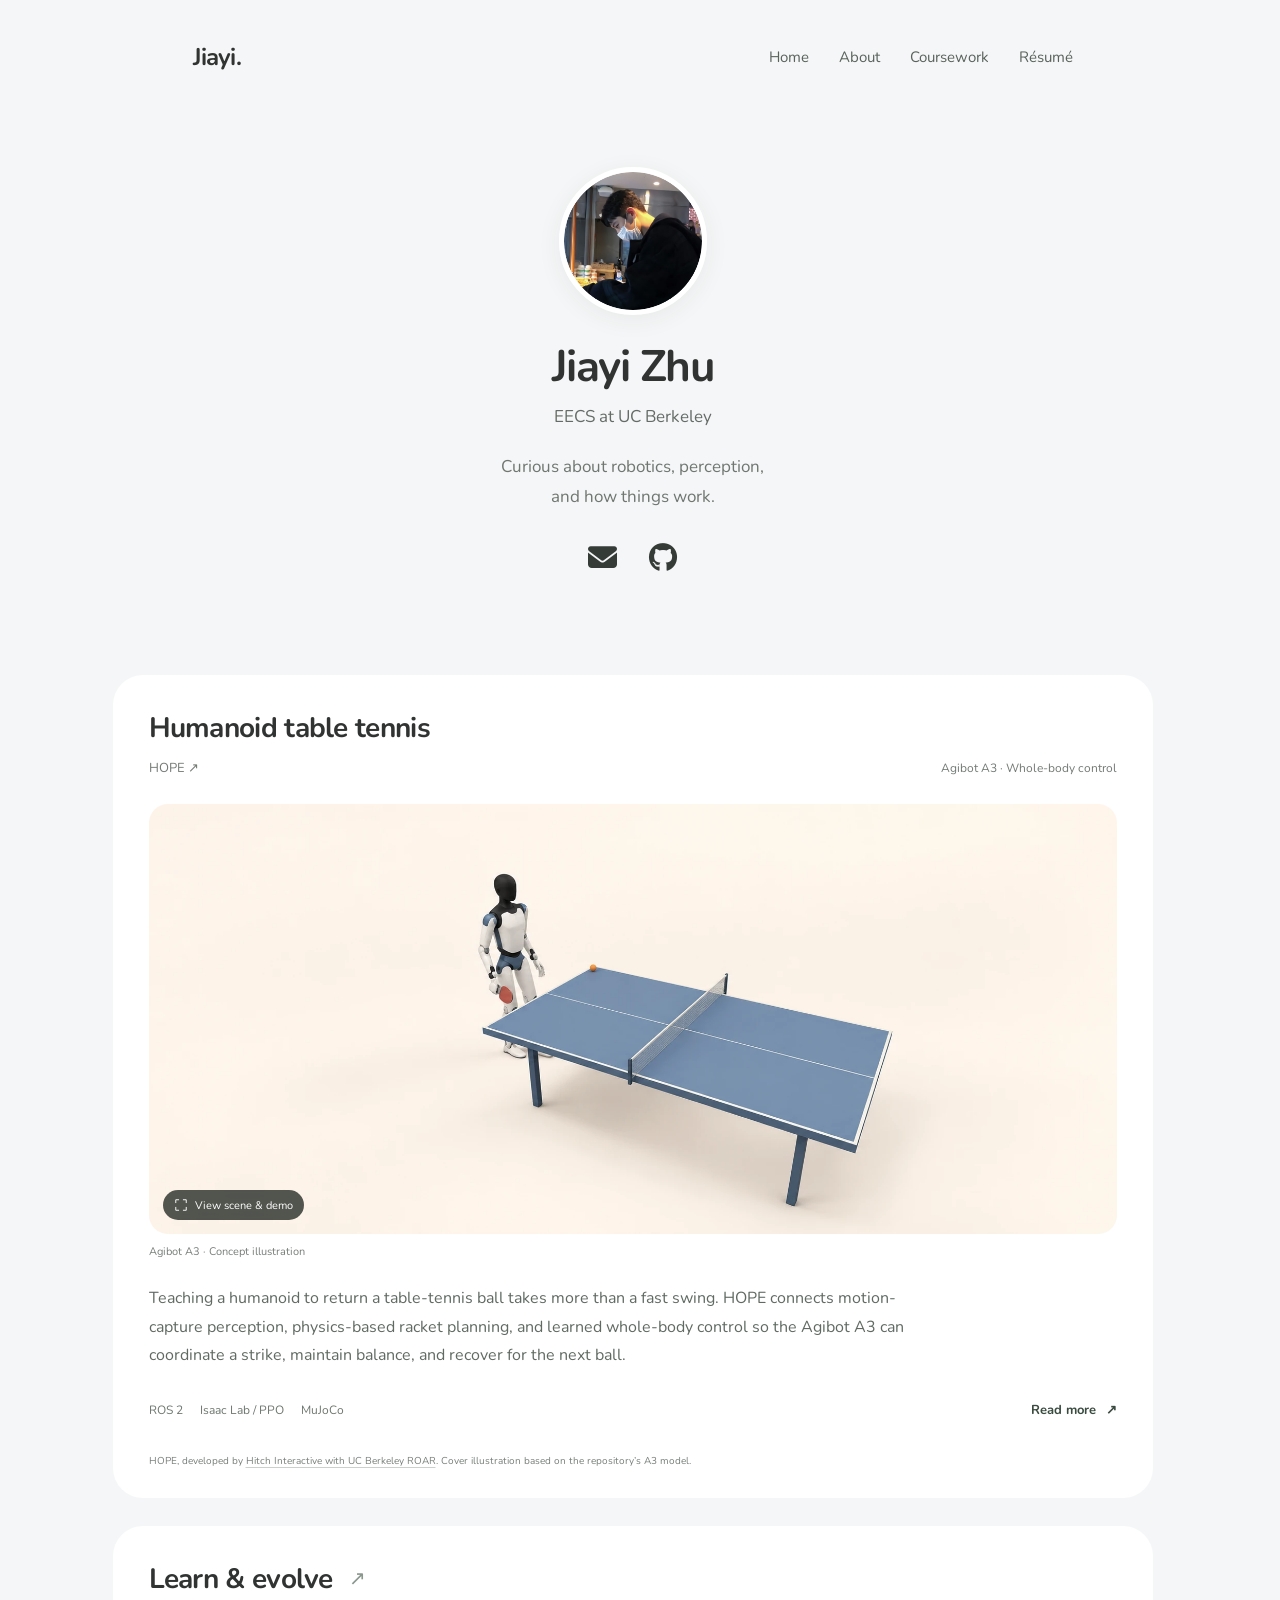
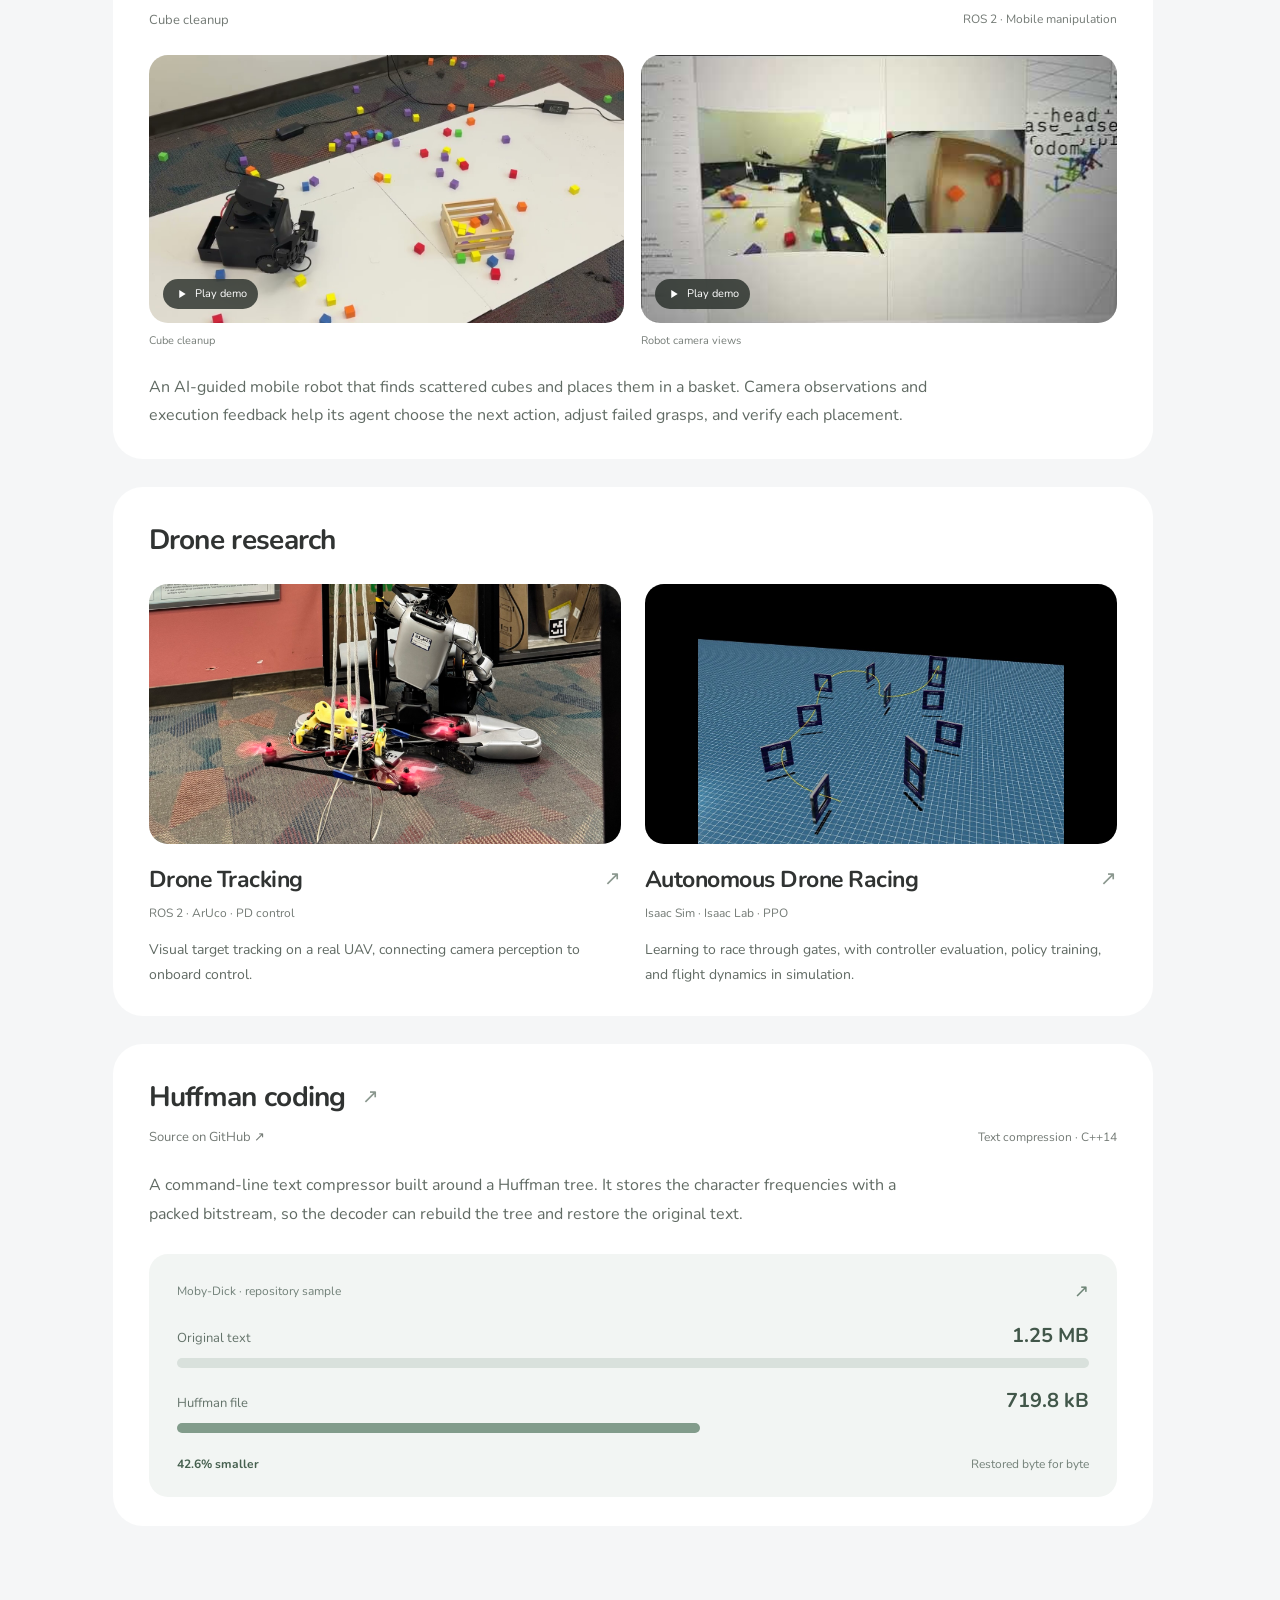
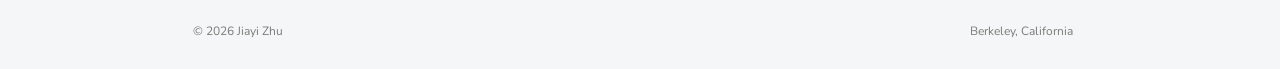
<file: index.html>
<!doctype html>
<html lang="en">
<head>
  <meta charset="utf-8">
  <meta name="viewport" content="width=device-width,initial-scale=1">
  <meta name="description" content="Jiayi Zhu — EECS at UC Berkeley. Interested in robotics, perception, and systems.">
  <title>Jiayi Zhu</title>
  <link rel="icon" href="/favicon.svg" type="image/svg+xml">
  <link rel="preload" href="/assets/nunito-regular.ttf" as="font" type="font/ttf" crossorigin>
  <link rel="preload" href="/assets/nunito-bold.ttf" as="font" type="font/ttf" crossorigin>
  <link rel="stylesheet" href="/site.css">
  <script src="/site.js" defer></script>
<link rel="canonical" href="https://dongc1.github.io/">
</head>
<body>
  <div class="site" id="home">
    <header class="site-header">
      <a class="wordmark" href="#home" aria-label="Jiayi Zhu home">Jiayi.</a>
      <nav class="navigation" aria-label="Main navigation">
        <a href="#home"><span>Home</span></a>
        <a href="/about/"><span>About</span></a>
        <a href="/coursework/"><span>Coursework</span></a>
        <a href="/assets/Jiayi_Zhu_Resume.pdf" target="_blank" rel="noopener"><span>Résumé</span></a>
      </nav>
    </header>
    <main>
      <section class="home-panel" id="profile" aria-labelledby="home-title">
        <div class="portrait-frame"><span class="portrait-ripples" aria-hidden="true"><span></span><span></span><span></span></span><img class="portrait" src="/assets/avatar.png" alt="Jiayi Zhu" width="148" height="148" draggable="false"></div>
        <h1 id="home-title">Jiayi Zhu</h1>
        <p class="affiliation">EECS at UC Berkeley</p>
        <p class="introduction">Curious about robotics, perception,<br>and how things work.</p>
        <div class="contact-links">
          <a class="social-link" href="mailto:dongc_1@berkeley.edu" aria-label="Email Jiayi" title="Email">
            <span class="icon-solid" aria-hidden="true">&#xf0e0;</span>
          </a>
          <a class="social-link" href="https://github.com/dongc1" target="_blank" rel="noopener" aria-label="Jiayi on GitHub" title="GitHub">
            <span class="icon-brand" aria-hidden="true">&#xf09b;</span>
          </a>
        </div>
      </section>
      <section class="work-section" id="work" aria-label="Projects">
        <article class="project-card">
          <header class="project-heading"><h2>Humanoid table tennis</h2><div class="project-byline"><a href="https://github.com/dongc1/HOPE" target="_blank" rel="noopener">HOPE <span aria-hidden="true">↗</span></a><span>Agibot A3 · Whole-body control</span></div></header>
          <div class="project-gallery hope-gallery">
            <figure><a class="media-link" data-gallery="hope" data-media-index="0" href="/assets/hope-cover-color.webp" target="_blank" rel="noopener" aria-label="Explore the A3 scene and serving demo"><img src="/assets/hope-cover-color.webp" alt="An A3-inspired robot with a coral paddle beside a blue table-tennis table on a warm ivory background" width="1881" height="836" loading="lazy"><span class="media-hint" aria-hidden="true"><svg viewBox="0 0 24 24"><path d="M8 3H3v5m13-5h5v5M3 16v5h5m13-5v5h-5"/></svg><span>View scene &amp; demo</span></span></a><figcaption>Agibot A3 · Concept illustration</figcaption></figure>
          </div>
          <p class="project-description">Teaching a humanoid to return a table-tennis ball takes more than a fast swing. HOPE connects motion-capture perception, physics-based racket planning, and learned whole-body control so the Agibot A3 can coordinate a strike, maintain balance, and recover for the next ball.</p>
          <details class="project-details">
            <summary aria-label="More about Humanoid table tennis"><span class="project-topics"><span>ROS 2</span><span>Isaac Lab / PPO</span><span>MuJoCo</span></span><span class="details-label"><span class="when-closed">A closer look</span><span class="when-open">Show less</span><span class="details-toggle" aria-hidden="true"></span></span></summary>
            <div class="details-body hope-details">
              <div class="system-overview">
                <h3>A complete perception-to-action loop</h3>
                <ol class="system-flow" aria-label="HOPE system pipeline">
                  <li><span>01</span><strong>Observe</strong><small>Track the ball</small></li>
                  <li><span>02</span><strong>Plan</strong><small>Choose the strike</small></li>
                  <li><span>03</span><strong>Act</strong><small>Move the whole body</small></li>
                  <li><span>04</span><strong>Recover</strong><small>Prepare for the next ball</small></li>
                </ol>
                <p>The planner decides where and when the racket should meet the ball. A learned controller turns that compact goal into coordinated joint motion. This division connects explicit ball physics with a policy that handles the robot’s body.</p>
              </div>
              <div><h3>The challenge: timing, contact, and balance</h3><p>A useful return needs the right contact position, racket velocity, and strike time. The robot must also stay upright and finish in a state from which it can strike again. HOPE brings these pieces together in an open-source stack for the Agibot A3, with a unified forehand/backhand policy and a shared path from training to deployment.</p></div>
              <div><h3>Tracking the ball and planning a return</h3><p>OptiTrack/NatNet or Chingmu/VRPN supplies motion-capture measurements through ROS 2. A C++ planner estimates the incoming flight and predicts gravity, aerodynamic drag, and table bounces. The no-spin physics model uses parameters fitted from real venue measurements.</p><p>At a virtual hitting plane, the planner chooses forehand or backhand, solves for a return toward the opponent’s half, and produces racket position, velocity, face normal, and timing. One frozen flight packet is used for each solve; the runtime holds the accepted command once the swing engages, keeping the target stable through the strike.</p><a class="detail-reference" href="https://github.com/dongc1/HOPE/blob/c2a627f26c957a079b5cc2586ab6cf49aae4a221/docs/PLANNER_INTERFACE.md" target="_blank" rel="noopener">Planner architecture <span aria-hidden="true">↗</span></a></div>
              <div><h3>One policy for both sides</h3><p>A single feed-forward policy runs at 50 Hz for both forehand and backhand. It observes joint state, body motion and orientation, the offset to its recovery station, and the racket’s target position, velocity, and time-to-strike. Ball trajectories and stroke selection are handled outside the actor.</p><dl class="policy-facts"><div><dt>Observation</dt><dd>110 dimensions</dd></div><div><dt>Action</dt><dd>31 joint residuals</dd></div><div><dt>Control</dt><dd>50 Hz</dd></div></dl><p>The outputs become joint-position targets under the A3’s joint limits; the runtime keeps the two head joints at their nominal pose. The policy’s station feedback supports in-place recovery between strokes.</p></div>
              <div><h3>Learning a continuous rally</h3><p>Training uses PPO in Isaac Lab with a forehand/backhand reference-motion pair. A privileged critic can use reference motion and true simulated racket state during training, while the deployed actor uses only its own observation contract.</p><p>Robot state carries across successive swings instead of resetting after every shot. Training therefore includes forehand-to-backhand transitions, balance, and recovery as part of a continuous sequence. Racket goals include samples fitted to the real venue; mass variation and external pushes add physical variation. Control runs at 50 Hz over 200 Hz simulated physics.</p><a class="detail-reference" href="https://github.com/dongc1/HOPE/blob/c2a627f26c957a079b5cc2586ab6cf49aae4a221/docs/TRAIN_POLICY.md" target="_blank" rel="noopener">Training design <span aria-hidden="true">↗</span></a></div>
              <div><h3>Keeping simulation and deployment aligned</h3><p>The trained actor is exported to ONNX with metadata for observation layout, joint order, default pose, action scaling, and joint limits. These shared contracts let the runtime detect incompatible exports rather than silently interpret an action incorrectly.</p><p>Evaluation progresses from Isaac Lab to MuJoCo, then to a closed loop with the actual C++ planner and the message format used by the A3 runtime. Physical racket, table, and net contacts are evaluated in MuJoCo before hardware use. The deployment stack includes a native C++ controller and ROS 2 integration.</p></div>
              <div><h3>A complementary model-based serve</h3><p>The repository also includes a separate serving workflow. It searches for an outgoing ball trajectory, derives the racket’s impact velocity and orientation, then uses damped-least-squares inverse kinematics to convert a Cartesian racket path into arm motion.</p><p>The serving video in the gallery shows this MuJoCo application. Its high-level A3 runtime commands the arms while the vendor controller retains the waist, neck, and legs. It is distinct from the learned whole-body return policy.</p><a class="detail-reference" href="https://github.com/dongc1/HOPE/blob/c2a627f26c957a079b5cc2586ab6cf49aae4a221/apps/a3_mujoco_serve/README.md" target="_blank" rel="noopener">Serving workflow &amp; demo <span aria-hidden="true">↗</span></a></div>
              <div><h3>Current evidence and open questions</h3><p>The published October 13, 2026, 30-ball MuJoCo run of model_14600 recorded 30 racket contacts and 30 measured legal landings, with no falls during the continuous motion interval. It included 10 forehand and 20 backhand shots.</p><p><strong>The full validation gate did not pass.</strong> Station and support-foot behavior, recovery, final heading, event identity and timing, and forehand coverage still failed checks. These are simulator results for a specific run, not a hardware success rate or a completed qualification.</p><p>The current system is station-anchored, with in-place recovery. Free locomotion, spin-aware shot planning, opponent adaptation, and shot strategy remain outside the current scope.</p><a class="detail-reference" href="https://github.com/dongc1/HOPE/blob/c2a627f26c957a079b5cc2586ab6cf49aae4a221/docs/gates/model14600_gate3_30balls_20261013.md" target="_blank" rel="noopener">Read the experiment report <span aria-hidden="true">↗</span></a></div>
              <a class="source-link" href="https://github.com/dongc1/HOPE" target="_blank" rel="noopener">Explore the repository <span aria-hidden="true">↗</span></a>
            </div>
          </details>
          <p class="media-credit">HOPE, developed by <a href="https://github.com/hitchopen/HOPE" target="_blank" rel="noopener">Hitch Interactive with UC Berkeley ROAR</a>. Cover illustration based on the repository’s A3 model.</p>
        </article>
        <article class="project-card project-case learn-evolve-project" id="learn-evolve" data-project-title="Learn &amp; evolve">
          <header class="project-heading"><h2><a class="project-title-link" href="#learn-evolve-details" data-project-open>Learn &amp; evolve<span aria-hidden="true">↗</span></a></h2><div class="project-byline"><span>Cube cleanup</span><span>ROS 2 · Mobile manipulation</span></div></header>
          <div class="project-gallery learn-evolve-gallery">
            <figure><a class="learn-demo-link" href="https://www.youtube.com/watch?v=HQdzelLkwUU" data-project-open data-project-demo-index="0" aria-label="Play Cube cleanup"><img src="/assets/learn-evolve-HQdzelLkwUU.jpg" alt="Mobile robot among colorful cubes beside a wooden collection basket" width="1280" height="720" loading="lazy"><span class="media-hint" aria-hidden="true"><svg viewBox="0 0 24 24"><path d="m9 5 11 7-11 7Z"/></svg><span>Play demo</span></span></a><figcaption>Cube cleanup</figcaption></figure>
            <figure><a class="learn-demo-link" href="https://www.youtube.com/watch?v=LPFTRKnWlVc" data-project-open data-project-demo-index="1" aria-label="Play Robot camera views"><img src="/assets/learn-evolve-LPFTRKnWlVc.jpg" alt="Main and wrist camera views of the robot working with cubes" width="480" height="360" loading="lazy"><span class="media-hint" aria-hidden="true"><svg viewBox="0 0 24 24"><path d="m9 5 11 7-11 7Z"/></svg><span>Play demo</span></span></a><figcaption>Robot camera views</figcaption></figure>
          </div>
          <p class="project-description">An AI-guided mobile robot that finds scattered cubes and places them in a basket. Camera observations and execution feedback help its agent choose the next action, adjust failed grasps, and verify each placement.</p>
          <details class="project-details">
            <summary aria-label="More about Learn and evolve"><span class="project-topics"><span>AI agents</span><span>Visual feedback</span><span>Task recovery</span></span><span class="details-label">Project details</span></summary>
            <div class="details-body learn-evolve-details" id="learn-evolve-details">
              <div>
                <div class="case-player" data-demo-group="learn-evolve" data-demo-poster="/assets/learn-evolve-HQdzelLkwUU.jpg">
                  <div class="demo-stage"><a class="demo-poster" data-play-demo href="https://www.youtube.com/watch?v=HQdzelLkwUU" aria-label="Play Cube cleanup"><img src="/assets/learn-evolve-HQdzelLkwUU.jpg" alt="Cube cleanup"><span><svg viewBox="0 0 24 24" aria-hidden="true"><path d="m9 5 11 7-11 7Z"/></svg><span>Play Cube cleanup</span></span></a></div>
                  <div class="demo-caption"><span data-demo-title>Cube cleanup</span><a data-demo-external href="https://www.youtube.com/watch?v=HQdzelLkwUU" target="_blank" rel="noopener">Open on YouTube ↗</a></div>
                  <nav class="demo-playlist" aria-label="Learn and evolve demos"><a href="https://www.youtube.com/watch?v=HQdzelLkwUU" data-demo-index="0" data-demo-poster="/assets/learn-evolve-HQdzelLkwUU.jpg" aria-current="true">Cube cleanup</a><a href="https://www.youtube.com/watch?v=LPFTRKnWlVc" data-demo-index="1" data-demo-poster="/assets/learn-evolve-LPFTRKnWlVc.jpg">Robot camera views</a></nav>
                </div>
              </div>
              <div>
                <h3>AI that closes the loop</h3>
                <p>Built on the Innate ROS 2 stack, a language-model agent turns a cleanup request into a sequence of pickup and basket-drop skills. After an attempt, execution feedback informs its next skill call and parameters. The task continues through observation, action, verification, and adjustment.</p>
                <ol class="system-flow" aria-label="Robot feedback and improvement loop"><li><span>01</span><strong>Observe</strong><small>Locate the cube and inspect the scene</small></li><li><span>02</span><strong>Act</strong><small>Call a pickup or placement skill</small></li><li><span>03</span><strong>Check</strong><small>Read visual and execution feedback</small></li><li><span>04</span><strong>Adjust</strong><small>Change the next attempt and check again</small></li></ol>
                <p>The agent manages task decisions and recovery. Onboard vision, inverse kinematics, and motion routines handle object detection, reachable poses, and physical execution. This gives the AI concrete skills to call and observable results to work with.</p>
              </div>
              <div>
                <h3>Feedback the agent can act on</h3>
                <p>Each skill reports what happened: no cube found, an unreachable grasp, an empty gripper, or an uncertain placement. Progress feedback can also include annotated camera images. The robot client sends these messages and failure reasons back to the agent, connecting the physical outcome to the next decision.</p>
                <p>Main-camera observations guide search and base alignment; wrist-camera observations and gripper state help assess the grasp. A new pickup attempt starts by moving the arm clear of the camera and looking again, so its target comes from a fresh detection.</p>
              </div>
              <div>
                <h3>How a failed attempt changes the next one</h3>
                <p>The agent is given an explicit recovery policy that maps different failures to different adjustments:</p>
                <ul class="case-steps learn-recovery-examples">
                  <li><strong>Search</strong><span>If no cube is found, increase the search budget to 18 scan steps, then 24. The wider search helps distinguish a missed object from a cleared work area.</span></li>
                  <li><strong>Reach</strong><span>If inverse kinematics rejects a grasp, retry with a small position offset: first 3 cm backward, then 3 cm to either side. Each new attempt observes the target again and checks reachability.</span></li>
                  <li><strong>Grasp</strong><span>If the gripper is clearly empty, retry with a grasp target 5 mm lower and an adjusted closure setting. Further retries use small lateral offsets to change the approach.</span></li>
                  <li><strong>Place</strong><span>If the cube remains in the gripper, retry the basket drop. If the gripper is empty or the cube was lost, return to pickup. If the basket cannot be found, expand the visual search and alignment attempt.</span></li>
                </ul>
              </div>
              <div>
                <h3>Two levels of correction</h3>
                <p>Corrections happen both inside a skill and between skill calls. During a pickup, wrist-camera feedback refines alignment before the gripper closes. When the wrist view is insufficient, the skill can return to the main camera and wheels to recover a usable approach. A clearly empty grasp also triggers one local reclose attempt.</p>
                <p>If the skill still fails, its result returns to the AI agent. The agent’s recovery instructions then guide a revised call, such as a broader search or a changed grasp offset. Local visual correction and task-level replanning work together across the cleanup loop.</p>
              </div>
              <div>
                <h3>Verify before moving on</h3>
                <p>An uncertain grasp can proceed to the basket when there is no clear evidence of an empty gripper. Placement uses stricter verification: the robot finds the basket again, aligns, releases, and checks the result. The task policy counts a cube only after a verified successful drop; an uncertain outcome triggers another check or recovery attempt.</p>
                <p>Saved camera images, target poses, and arm-state records make each attempt inspectable. They help trace whether a failure arose during detection, alignment, reachability, grasping, or release, supporting further development of the skills and recovery rules.</p>
              </div>
              <div>
                <h3>What improves between attempts</h3>
                <p>The current implementation adapts the next action within the task: what to look for, which skill to call, and which parameters to change. Its recovery rules are supplied in the agent prompt and skill code. The model’s weights remain fixed during this loop; the project explores how AI-directed retries and physical feedback can support more reliable manipulation.</p>
              </div>
              <a class="source-link" href="https://www.youtube.com/watch?v=HQdzelLkwUU" target="_blank" rel="noopener">Watch on YouTube <span aria-hidden="true">↗</span></a>
            </div>
          </details>
        </article>
        <section class="project-group" id="drone-projects" aria-labelledby="drone-research-title">
          <h2 id="drone-research-title">Drone research</h2>
          <div class="project-pair">
          <article class="project-card project-case" id="drone-tracking" data-project-title="Drone Tracking">
            <a class="case-entry" href="#drone-flight-details" data-project-open aria-label="Explore Drone Tracking"><img src="/assets/drone-flight.jpg" alt="Tethered quadrotor during a visual tracking flight test" loading="lazy"></a>
            <header class="project-heading"><h3><a class="project-title-link" href="#drone-flight-details" data-project-open>Drone Tracking<span aria-hidden="true">↗</span></a></h3><div class="project-byline"><span>ROS 2 · ArUco · PD control</span></div></header>
            <p class="project-description">Visual target tracking on a real UAV, connecting camera perception to onboard control.</p>
            <details class="project-details">
              <summary aria-label="More about Drone Tracking"><span class="project-topics"><span>ROS 2 / ArUco</span><span>PD control</span><span>Jetson / Betaflight</span></span><span class="details-label">Project details</span></summary>
              <div class="details-body drone-case">
              <div id="drone-flight-details">
                <div class="case-player" data-demo-group="flight" data-demo-poster="/assets/drone-flight.jpg">
 <div class="demo-stage"><a class="demo-poster" data-play-demo href="https://www.youtube.com/watch?v=G2pCyJFHyck" aria-label="Play Target tracking"><img src="/assets/drone-flight.jpg" alt="Target tracking"><span><svg viewBox="0 0 24 24" aria-hidden="true"><path d="m9 5 11 7-11 7Z"/></svg><span>Play Target tracking</span></span></a></div>
 <div class="demo-caption"><span data-demo-title>Target tracking</span><a data-demo-external href="https://www.youtube.com/watch?v=G2pCyJFHyck" target="_blank" rel="noopener">Open original ↗</a></div>
 <nav class="demo-playlist" aria-label="Flight recordings"><a href="https://www.youtube.com/watch?v=G2pCyJFHyck" data-demo-index="0" aria-current="true">Target tracking</a><a href="https://www.youtube.com/watch?v=LBzI1GDyFOo" data-demo-index="1">Target acquisition</a><a href="https://www.youtube.com/watch?v=jF4QE1jB2JU" data-demo-index="2">Controller tuning</a><a href="https://www.youtube.com/watch?v=WFyeybVqn1Q" data-demo-index="3">Tracking response</a></nav></div>
                <section class="case-section"><h3>Camera to controller</h3><ol class="case-steps"><li><strong>Locate</strong><span>ROS 2 ArUco detection measures image-space target error.</span></li><li><strong>Respond</strong><span>Cascaded PD control on Jetson Xavier sends Betaflight RC commands.</span></li><li><strong>Tune</strong><span>Real flight tests refine the combined tracking and control response.</span></li></ol></section>
                <section class="case-section"><h3>Signal path</h3><div class="signal-flow"><span>Camera</span><b>→</b><span>Target offset</span><b>→</b><span>PD control</span><b>→</b><span>Flight command</span></div><p class="technical-line"><code>/arducam/image_raw</code> → <code>/marker_pixel</code> → image error → <code>/desired_pose</code></p></section>
                <details class="case-disclosure"><summary>Onboard integration &amp; calibration</summary><p>Jetson Xavier hosts ROS 2; Betaflight receives RC output. Calibration includes Kalibr camera calibration and IMU noise characterization with Allan variance.</p></details>
              </div>
                <a class="source-link" href="https://fieldditian.top/#experience" target="_blank" rel="noopener">View project reference <span aria-hidden="true">↗</span></a>
              </div>
            </details>
          </article>
          <article class="project-card project-case" id="drone-racing" data-project-title="Autonomous Drone Racing">
            <a class="case-entry" href="#drone-simulation-details" data-project-open aria-label="Explore Autonomous Drone Racing"><img src="/assets/drone-racing-5pAsvn5sCaI.jpg" alt="Racing policy flying a gate course with a yellow trajectory trail" loading="lazy"></a>
            <header class="project-heading"><h3><a class="project-title-link" href="#drone-simulation-details" data-project-open>Autonomous Drone Racing<span aria-hidden="true">↗</span></a></h3><div class="project-byline"><span>Isaac Sim · Isaac Lab · PPO</span></div></header>
            <p class="project-description">Learning to race through gates, with controller evaluation, policy training, and flight dynamics in simulation.</p>
            <details class="project-details">
              <summary aria-label="More about Autonomous Drone Racing"><span class="project-topics"><span>PD / MPC</span><span>Isaac Lab / PPO</span><span>Learned dynamics</span></span><span class="details-label">Project details</span></summary>
              <div class="details-body drone-case">
              <div id="drone-simulation-details">
                <div class="case-player" data-demo-group="simulation" data-demo-poster="/assets/drone-racing-5pAsvn5sCaI.jpg">
 <div class="demo-stage"><a class="demo-poster" data-play-demo href="https://www.youtube.com/watch?v=5pAsvn5sCaI" aria-label="Play Racing policy"><img src="/assets/drone-racing-5pAsvn5sCaI.jpg" alt="Racing policy"><span><svg viewBox="0 0 24 24" aria-hidden="true"><path d="m9 5 11 7-11 7Z"/></svg><span>Play Racing policy</span></span></a></div>
 <div class="demo-caption"><span data-demo-title>Racing policy</span><a data-demo-external data-demo-name="Racing policy" href="https://www.youtube.com/watch?v=5pAsvn5sCaI" target="_blank" rel="noopener">Open original ↗</a></div>
 </div>
                <section class="case-section"><h3>Building the simulation workflow</h3><ol class="case-steps"><li><strong>Control</strong><span>Isaac Sim supports PD and MPC experiments.</span></li><li><strong>Learn</strong><span>Isaac Lab and skrl train PPO racing policies.</span></li><li><strong>Model</strong><span>A neural model fitted to A2RL flight data replaces simulation dynamics, preparing for later policy fine-tuning.</span></li></ol></section>
                <details class="case-disclosure"><summary>Training &amp; external control</summary><p>Isaac Lab defines observations, actions, rewards, and termination. skrl collects rollouts and updates PPO. The ROS bridge exchanges external commands and simulated sensor/state data; PPO steps the environment directly.</p></details>
                <details class="case-disclosure workflow-disclosure"><summary>Isaac Lab workflow</summary><div class="workflow-map" aria-label="Training workflow"><span>Task key</span><b>→</b><span>Gym + Hydra</span><b>→</b><span>EnvCfg + scene</span><b>↓</b><span>Policy action</span><b>→</b><span>Motor dynamics</span><b>→</b><span>Isaac Sim</span><b>↓</b><span>Observation · Reward · Done</span><b>→</b><span>Rollout + PPO update</span><b>↻</b></div><div class="workflow-branches"><details class="workflow-branch"><summary>Task registration</summary><p>The task key resolves through Gym registration to the environment, EnvCfg, and agent configuration. Hydra loads both configurations.</p></details><details class="workflow-branch"><summary>Environment & assets</summary><p>EnvCfg combines scene, observations, actions, commands, events, rewards, and termination. Track YAML places gate assets; the scene adds the seven-inch drone, ground, lighting, camera, IMU, and collision sensors.</p></details><details class="workflow-branch"><summary>Actions & physics</summary><p>ControlAction interprets policy actions. Motor dynamics and control allocation produce thrust and torque, applied to the drone body as Isaac Sim advances physics.</p></details><details class="workflow-branch"><summary>Feedback & PPO</summary><p>Drone state, target gate, previous action, and sensors form observations. Progress, gate passage, collisions, and stability affect reward. Collision, missed gates, distance limits, or timeout can end an episode. The skrl wrapper passes feedback into rollout collection and PPO updates.</p></details><details class="workflow-branch"><summary>ROS bridge</summary><p>External motor or RC commands enter the bridge, which steps simulation and publishes pose, velocity, camera, target-gate, and telemetry data. Direct motor commands take priority over RC overrides, followed by hover or zero-action fallback.</p></details><details class="workflow-branch"><summary>Run, replay & inspect</summary><p>The main entry points are model/skrl/train.py and model/skrl/play.py. ROS launch and telemetry tools support external control. RSL-RL and DreamerV3 entry points are also documented; the source notes uncertain RSL-RL registration.</p></details><details class="workflow-branch"><summary>Configuration & checks</summary><p>Task, MDP, dynamics, asset, track, and agent files define the experiment. Unit tests, a headless Isaac smoke test, and a Makefile smoke test are separate validation paths.</p></details></div><a class="detail-reference" href="https://fieldditian.top/#experience" target="_blank" rel="noopener">Original architecture canvas ↗</a></details>
                <section class="case-section"><h3>Training records</h3><div class="training-records"><details class="training-record"><summary>Training replay<span aria-hidden="true">+</span></summary><a href="/assets/drone-training-replay.png" target="_blank" rel="noopener" aria-label="Open full training replay image"><img src="/assets/drone-training-replay.png" alt="Training replay from the reference project" loading="lazy"></a></details><details class="training-record"><summary>Reward behavior<span aria-hidden="true">+</span></summary><a href="/assets/drone-reward.png" target="_blank" rel="noopener" aria-label="Open full reward behavior image"><img src="/assets/drone-reward.png" alt="Reward behavior from the reference project" loading="lazy"></a></details><details class="training-record"><summary>Training curves<span aria-hidden="true">+</span></summary><a href="/assets/drone-training-curves.png" target="_blank" rel="noopener" aria-label="Open full training curves image"><img src="/assets/drone-training-curves.png" alt="Training curves from the reference project" loading="lazy"></a></details></div></section>
              </div>
                <a class="source-link" href="https://fieldditian.top/#experience" target="_blank" rel="noopener">View project reference <span aria-hidden="true">↗</span></a>
              </div>
            </details>
          </article>
          </div>
        </section>
        <article class="project-card project-case huffman-project" id="huffman-coding" data-project-title="Huffman coding">
          <header class="project-heading"><h2><a class="project-title-link" href="#huffman-details" data-project-open>Huffman coding<span aria-hidden="true">↗</span></a></h2><div class="project-byline"><a href="https://github.com/dongc1/huffman-coding" target="_blank" rel="noopener">Source on GitHub <span aria-hidden="true">↗</span></a><span>Text compression · C++14</span></div></header>
          <p class="project-description">A command-line text compressor built around a Huffman tree. It stores the character frequencies with a packed bitstream, so the decoder can rebuild the tree and restore the original text.</p>
          <a class="compression-preview" href="#huffman-details" data-project-open>
            <span class="compression-example">Moby-Dick · repository sample<span aria-hidden="true">↗</span></span>
            <span class="compression-row"><span class="compression-row-label">Original text<strong>1.25 MB</strong></span><span class="compression-track"><span class="compression-bar original"></span></span></span>
            <span class="compression-row"><span class="compression-row-label">Huffman file<strong>719.8 kB</strong></span><span class="compression-track"><span class="compression-bar packed" style="width:57.4%"></span></span></span>
            <span class="compression-result"><strong>42.6% smaller</strong><span>Restored byte for byte</span></span>
          </a>
          <details class="project-details">
            <summary aria-label="More about Huffman coding"><span class="project-topics"><span>C++14</span><span>Huffman tree</span><span>Binary I/O</span></span><span class="details-label">Project details</span></summary>
            <div class="details-body huffman-details" id="huffman-details">
              <div>
                <h3>From text to bits, and back</h3>
                <ol class="system-flow" aria-label="Huffman compression workflow"><li><span>01</span><strong>Count</strong><small>Character frequencies</small></li><li><span>02</span><strong>Build</strong><small>Prefix-code tree</small></li><li><span>03</span><strong>Pack</strong><small>Codes into bytes</small></li><li><span>04</span><strong>Restore</strong><small>Rebuild and decode</small></li></ol>
                <p>The command-line program offers compression and decompression. Each operation takes an input path and an output path, writes the result, and exits. The implementation connects data structures to file storage: ordered maps count characters, a priority queue builds the tree, and a separate storage class handles bit packing.</p>
                <a class="detail-reference" href="https://github.com/dongc1/huffman-coding/blob/8a05792a7f9c7d12ab65164979a6a091f5cac800/HuffmanDriver.cpp" target="_blank" rel="noopener">Command-line entry point <span aria-hidden="true">↗</span></a>
              </div>
              <div><h3>A tree shaped by the input</h3><p>Character counts are stored in <code>std::map</code>. A min-priority queue repeatedly merges the two lightest nodes into a parent until one tree remains. A recursive walk assigns 0 to each left edge and 1 to each right edge, giving every character a prefix code.</p><p>The code lengths depend on the input distribution. Frequent characters can use short paths, reducing the number of bits needed for the message. Keeping symbols in an ordered map gives encoding and decoding the same insertion order when rebuilding the tree in this implementation.</p><a class="detail-reference" href="https://github.com/dongc1/huffman-coding/blob/8a05792a7f9c7d12ab65164979a6a091f5cac800/Huffman.cpp" target="_blank" rel="noopener">Frequency table, tree, and dictionary <span aria-hidden="true">↗</span></a></div>
              <div><h3>The compressed file carries its own dictionary data</h3><div class="signal-flow" aria-label="Compressed file layout"><span>Header length</span><b>→</b><span>Frequency records</span><b>→</b><span>Packed codes + EOF</span></div><p class="huffman-format-copy">The header records each symbol as an eight-digit binary string with its frequency. The payload packs variable-length codes into bytes. A pseudo-EOF code marks the end of the message, so the decoder can distinguish real data from padding in the final byte.</p><a class="detail-reference" href="https://github.com/dongc1/huffman-coding/blob/8a05792a7f9c7d12ab65164979a6a091f5cac800/Storage/Storage.cpp" target="_blank" rel="noopener">Header and bit storage <span aria-hidden="true">↗</span></a></div>
              <div><h3>Decoding across byte boundaries</h3><p>The decoder reads the stored frequencies and rebuilds the tree. It follows each bit to a leaf, writes the corresponding character, and returns to the root. If a code spans two bytes, the remaining bits carry into the next chunk. Decoding stops when the pseudo-EOF leaf is reached.</p></div>
              <div><h3>Measured on the repository’s samples</h3><p>All five bundled text files were compressed and restored using the unmodified C++ source. Every restored file matched its input byte for byte.</p><div class="compression-table-wrap" role="region" aria-label="Compression results" tabindex="0"><table class="compression-table"><thead><tr><th scope="col">Sample</th><th scope="col">Original</th><th scope="col">Compressed</th><th scope="col">Change</th></tr></thead><tbody><tr><th scope="row">100west</th><td>20.4 kB</td><td>11.7 kB</td><td>42.5% smaller</td></tr><tr><th scope="row">Sherlock Holmes</th><td>6.34 MB</td><td>3.61 MB</td><td>43.2% smaller</td></tr><tr><th scope="row">Moby-Dick</th><td>1.25 MB</td><td>719.8 kB</td><td>42.6% smaller</td></tr><tr><th scope="row">go go gophers</th><td>17 B</td><td>121 B</td><td>104 B larger</td></tr><tr><th scope="row">2 MB text sample</th><td>2.17 MB</td><td>1.15 MB</td><td>47.1% smaller</td></tr></tbody></table></div><p class="measurement-note">Checked October 16, 2026 · Sizes include the header · Decimal kB / MB</p><p>The 17-byte sample grows to 121 bytes because the decoding header outweighs the payload savings. Larger samples here shrink by roughly 43–47%; results depend on the text and its character distribution.</p><a class="detail-reference" href="/assets/huffman-validation.json" target="_blank" rel="noopener">Exact sizes &amp; verification record <span aria-hidden="true">↗</span></a></div>
              <div><h3>C++ implementation notes</h3><p>The Huffman class implements a copy constructor, assignment operator, and destructor, with recursive deep-copy and tree cleanup. Encoding and storage are separated into their own classes.</p><details class="case-disclosure"><summary>File format details</summary><p>The current format targets text input, reserves byte <code>0x7F</code> for the end marker, and stores a native four-byte header length. The measurements above cover the repository’s five bundled text files on one local build.</p></details><a class="detail-reference" href="https://github.com/dongc1/huffman-coding/blob/8a05792a7f9c7d12ab65164979a6a091f5cac800/Huffman.h" target="_blank" rel="noopener">Class interface <span aria-hidden="true">↗</span></a></div>
              <a class="source-link" href="https://github.com/dongc1/huffman-coding" target="_blank" rel="noopener">Explore the repository <span aria-hidden="true">↗</span></a>
            </div>
          </details>
        </article>
      </section>
    </main>
    <footer><span>© 2026 Jiayi Zhu</span><span>Berkeley, California</span></footer>
  </div>
  <dialog class="project-viewer" id="project-viewer" aria-labelledby="project-viewer-title" aria-describedby="project-viewer-intro">
    <header class="project-viewer-header"><div class="project-viewer-heading-row"><h2 id="project-viewer-title"></h2><button class="project-viewer-close icon-button" type="button" aria-label="Close project details" autofocus><svg viewBox="0 0 24 24" aria-hidden="true"><path d="m6 6 12 12M6 18 18 6"/></svg></button></div></header>
    <div class="project-viewer-content">
      <p class="project-viewer-meta"></p>
      <p id="project-viewer-intro"></p>
      <div class="project-viewer-sections"></div>
      <div class="project-viewer-footer"><div class="project-viewer-topics"></div><a class="project-viewer-source source-link" target="_blank" rel="noopener">Explore the repository <span aria-hidden="true">↗</span></a></div>
    </div>
  </dialog>
  <dialog class="media-viewer" aria-labelledby="viewer-title" aria-describedby="viewer-caption">
    <div class="viewer-shell">
      <header class="viewer-header"><h2 id="viewer-title"></h2><button class="viewer-close icon-button" type="button" aria-label="Close gallery" autofocus><svg viewBox="0 0 24 24" aria-hidden="true"><path d="m6 6 12 12M6 18 18 6"/></svg></button></header>
      <div class="viewer-stage"></div>
      <div class="viewer-bottom"><div class="viewer-description"><p id="viewer-caption" aria-live="polite"></p><a class="viewer-source" target="_blank" rel="noopener">View original <span aria-hidden="true">↗</span></a></div><div class="viewer-controls"><button class="viewer-prev icon-button" type="button" aria-label="Previous image or video"><svg viewBox="0 0 24 24" aria-hidden="true"><path d="m14 6-6 6 6 6"/></svg></button><span class="viewer-count" aria-live="polite"></span><button class="viewer-next icon-button" type="button" aria-label="Next image or video"><svg viewBox="0 0 24 24" aria-hidden="true"><path d="m10 6 6 6-6 6"/></svg></button></div></div>
      <p class="viewer-status" role="status" hidden></p>
    </div>
  </dialog>
</body>
</html>
</file>
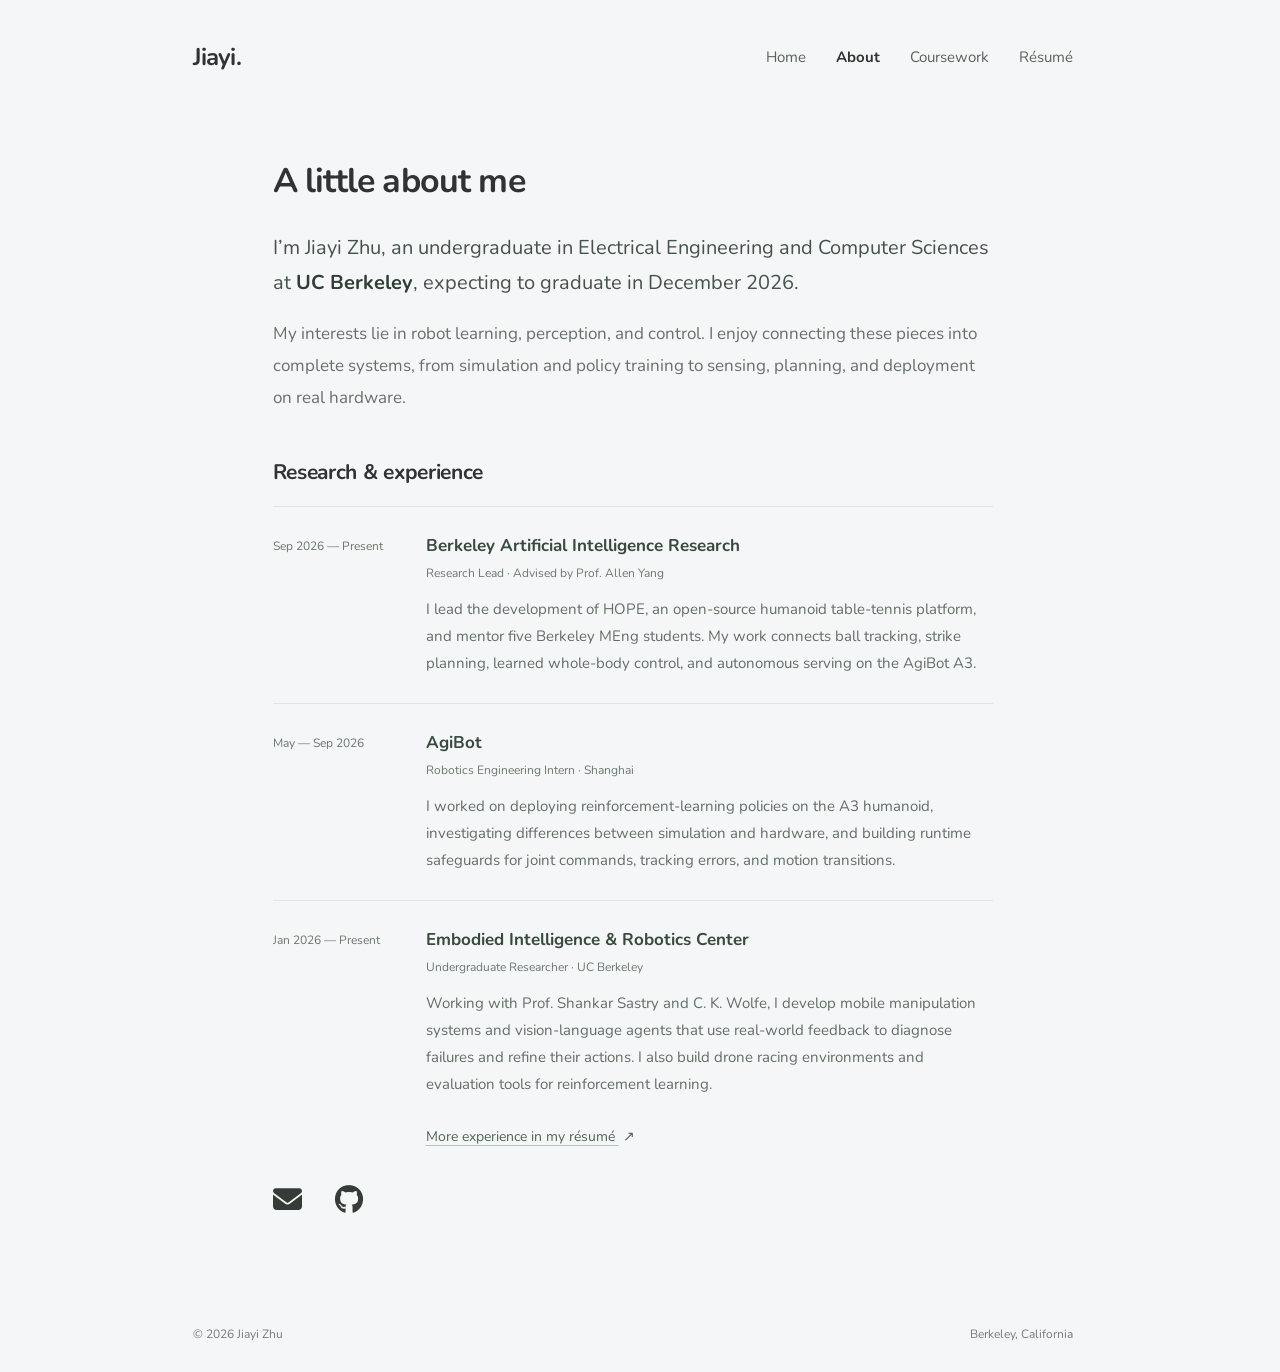
<file: about/index.html>
<!doctype html>
<html lang="en"><head><meta charset="utf-8"><meta name="viewport" content="width=device-width,initial-scale=1"><meta name="description" content="About Jiayi Zhu, studying EECS at UC Berkeley."><title>About — Jiayi Zhu</title><link rel="icon" href="/favicon.svg" type="image/svg+xml"><link rel="stylesheet" href="/site.css"><link rel="canonical" href="https://dongc1.github.io/about/">
</head>
<body class="about-page"><div class="site"><header class="site-header"><a class="wordmark" href="/" aria-label="Jiayi Zhu home">Jiayi.</a><nav class="navigation" aria-label="Main navigation"><a href="/#home"><span>Home</span></a><a href="/about/" aria-current="page"><span>About</span></a><a href="/coursework/"><span>Coursework</span></a><a href="/assets/Jiayi_Zhu_Resume.pdf" target="_blank" rel="noopener"><span>Résumé</span></a></nav></header>
<main><section class="about-panel" aria-labelledby="about-title">
  <h1 id="about-title">A little about me</h1>
  <div class="about-copy">
    <p class="about-lead">I’m Jiayi Zhu, an undergraduate in Electrical Engineering and Computer Sciences at <strong>UC Berkeley</strong>, expecting to graduate in December 2026.</p>
    <p>My interests lie in robot learning, perception, and control. I enjoy connecting these pieces into complete systems, from simulation and policy training to sensing, planning, and deployment on real hardware.</p>
  </div>
  <section class="about-experience" aria-labelledby="experience-title">
    <h2 id="experience-title">Research &amp; experience</h2>
    <ol class="experience-list">
      <li>
        <p class="experience-date">Sep 2026 — Present</p>
        <div class="experience-copy">
          <h3>Berkeley Artificial Intelligence Research</h3>
          <p class="experience-role">Research Lead · Advised by Prof. Allen Yang</p>
          <p>I lead the development of HOPE, an open-source humanoid table-tennis platform, and mentor five Berkeley MEng students. My work connects ball tracking, strike planning, learned whole-body control, and autonomous serving on the AgiBot A3.</p>
        </div>
      </li>
      <li>
        <p class="experience-date">May — Sep 2026</p>
        <div class="experience-copy">
          <h3>AgiBot</h3>
          <p class="experience-role">Robotics Engineering Intern · Shanghai</p>
          <p>I worked on deploying reinforcement-learning policies on the A3 humanoid, investigating differences between simulation and hardware, and building runtime safeguards for joint commands, tracking errors, and motion transitions.</p>
        </div>
      </li>
      <li>
        <p class="experience-date">Jan 2026 — Present</p>
        <div class="experience-copy">
          <h3>Embodied Intelligence &amp; Robotics Center</h3>
          <p class="experience-role">Undergraduate Researcher · UC Berkeley</p>
          <p>Working with Prof. Shankar Sastry and C. K. Wolfe, I develop mobile manipulation systems and vision-language agents that use real-world feedback to diagnose failures and refine their actions. I also build drone racing environments and evaluation tools for reinforcement learning.</p>
        </div>
      </li>
    </ol>
    <p class="experience-more"><a href="/assets/Jiayi_Zhu_Resume.pdf" target="_blank" rel="noopener">More experience in my résumé <span aria-hidden="true">↗</span></a></p>
  </section>
<div class="contact-links"><a class="social-link" href="mailto:dongc_1@berkeley.edu" aria-label="Email Jiayi" title="Email"><span class="icon-solid" aria-hidden="true">&#xf0e0;</span></a><a class="social-link" href="https://github.com/dongc1" target="_blank" rel="noopener" aria-label="Jiayi on GitHub" title="GitHub"><span class="icon-brand" aria-hidden="true">&#xf09b;</span></a></div></section></main>
<footer><span>© 2026 Jiayi Zhu</span><span>Berkeley, California</span></footer></div></body></html>
</file>
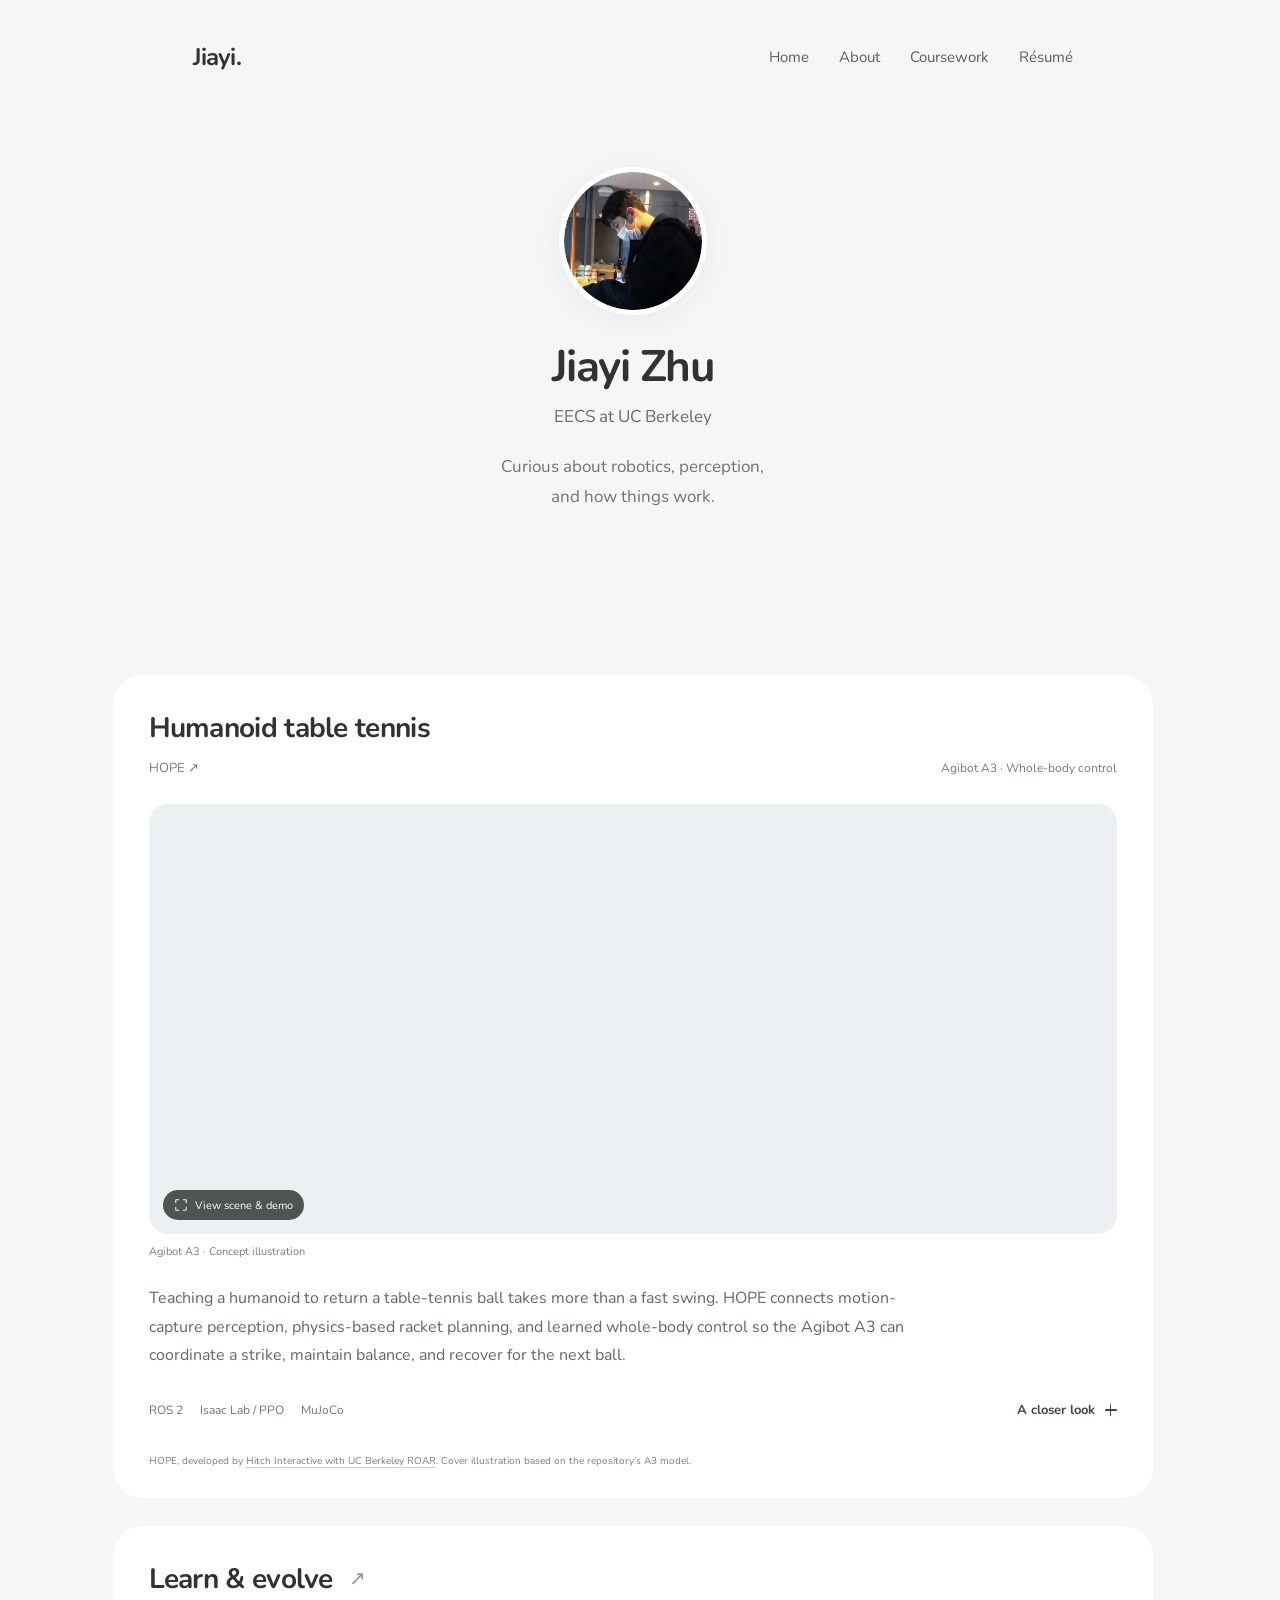
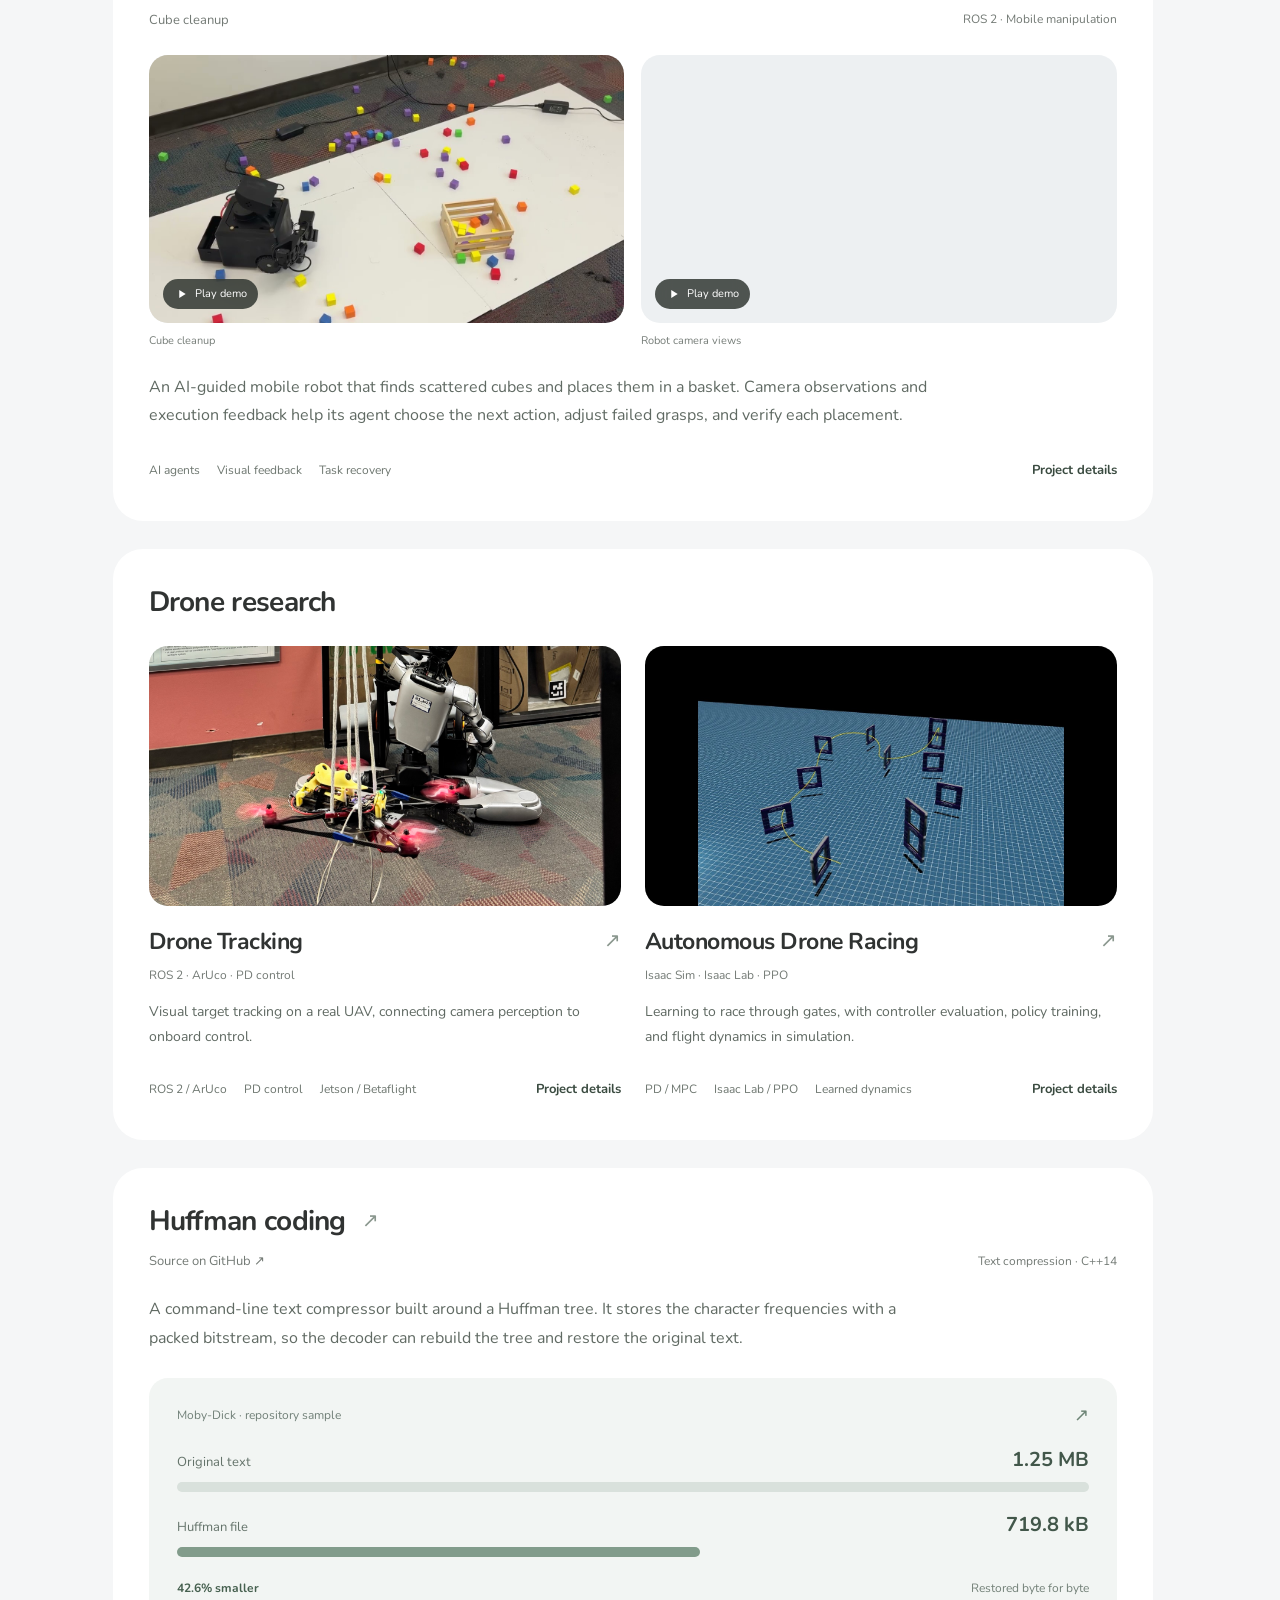
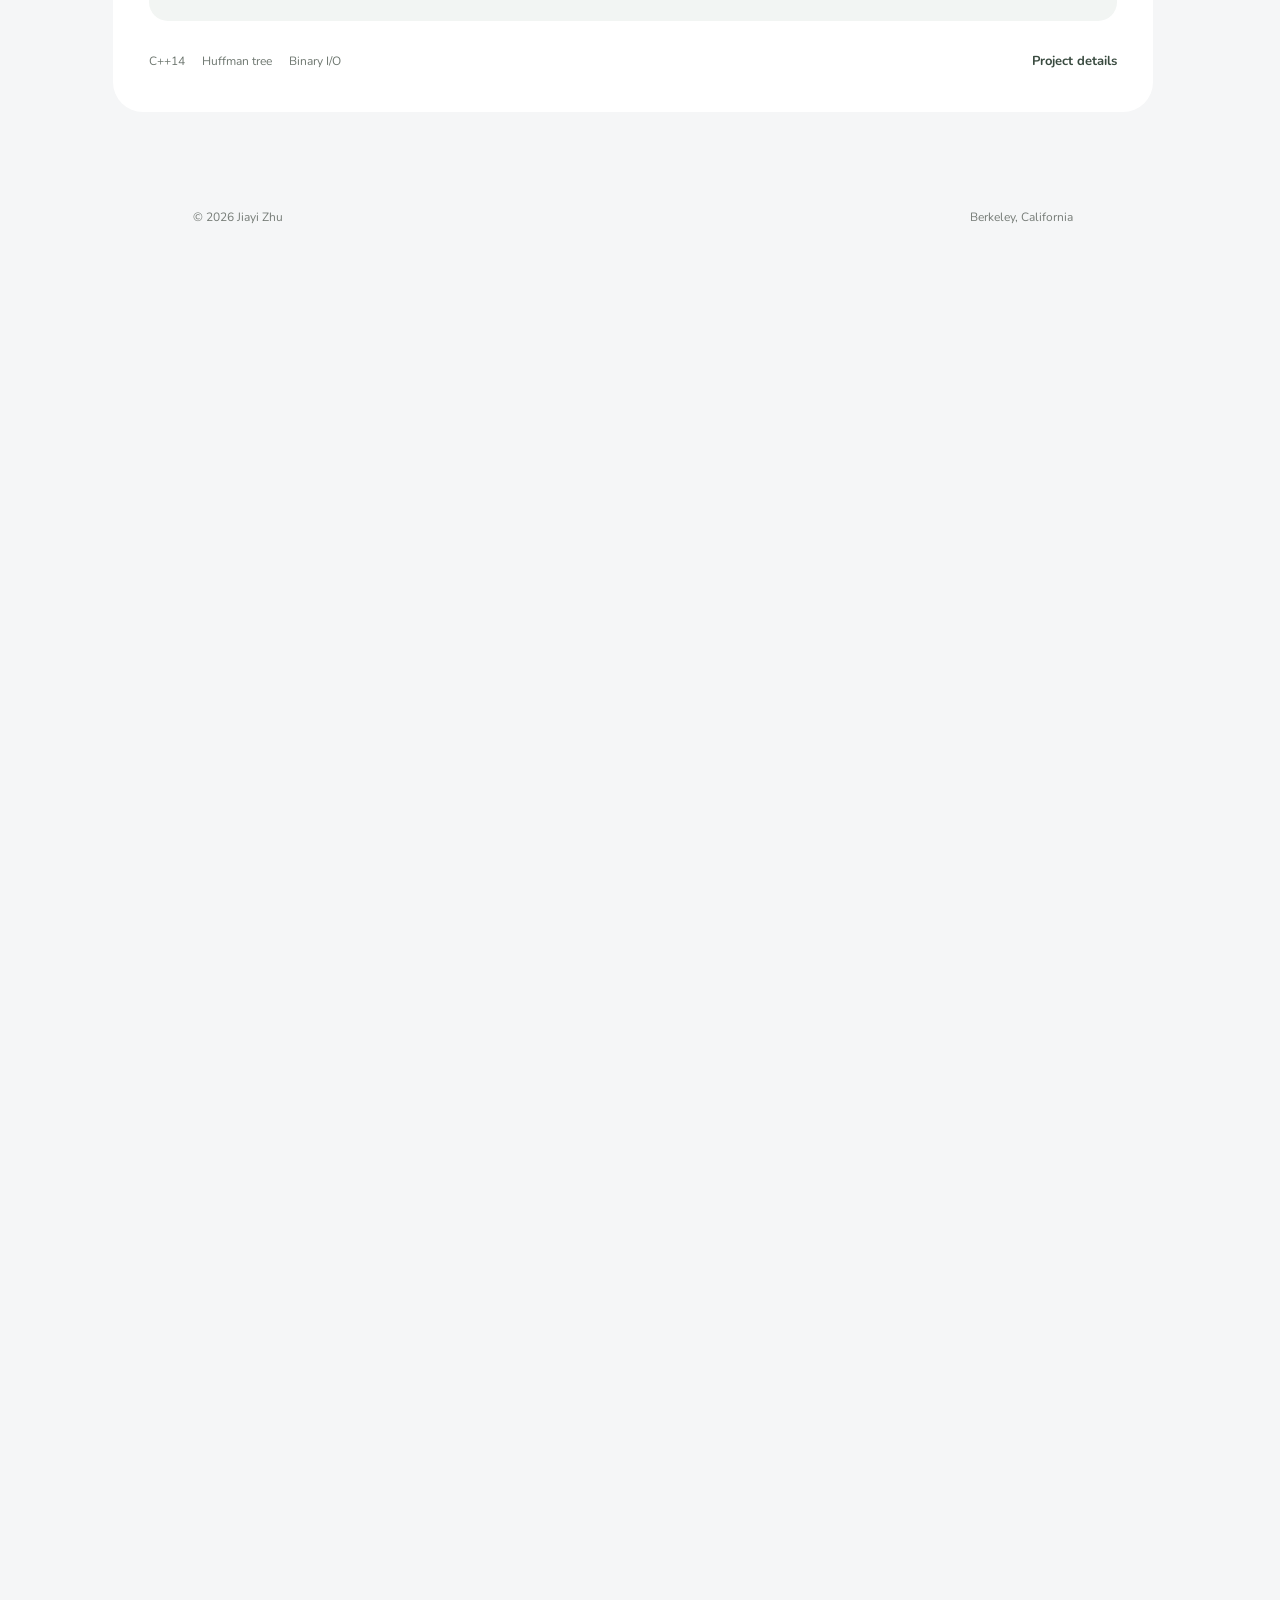
<file: categories/index.html>
<!doctype html>
<html lang="en"><head><meta charset="utf-8"><meta name="viewport" content="width=device-width,initial-scale=1"><meta http-equiv="refresh" content="0; url=/"><link rel="canonical" href="https://dongc1.github.io/"><title>Jiayi Zhu</title></head><body><p><a href="/">Continue to Jiayi Zhu’s website</a></p></body></html>
</file>
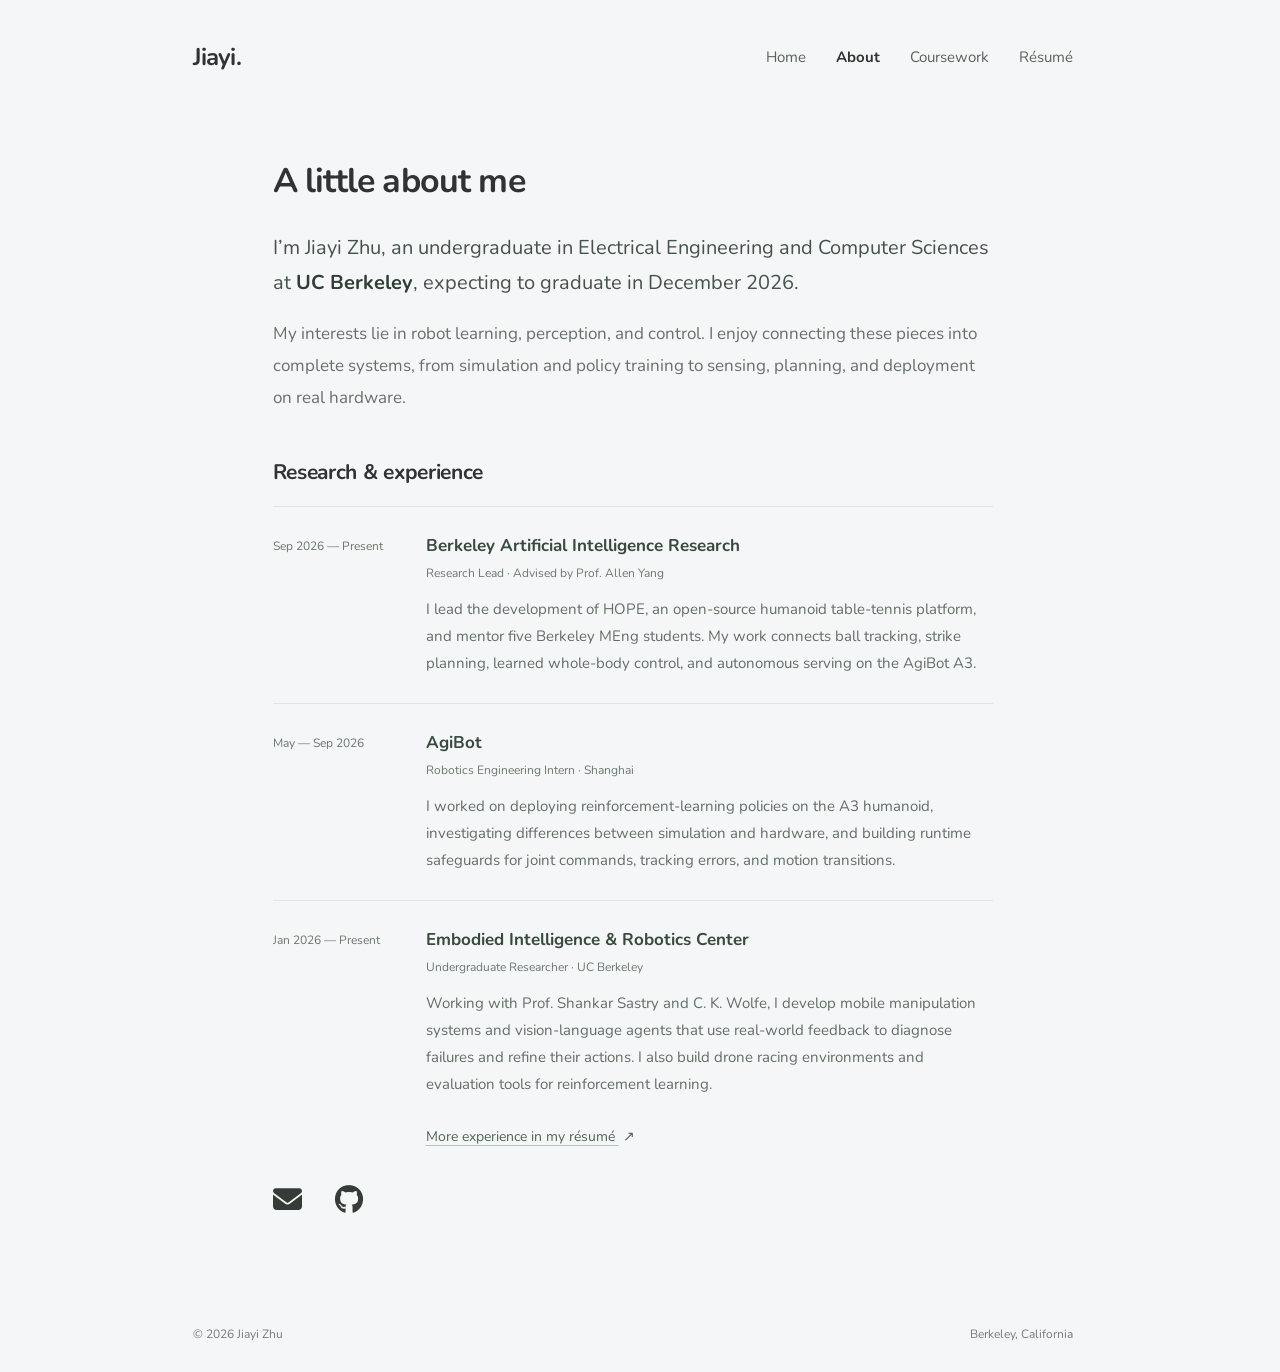
<file: contact/index.html>
<!doctype html>
<html lang="en"><head><meta charset="utf-8"><meta name="viewport" content="width=device-width,initial-scale=1"><meta http-equiv="refresh" content="0; url=/about/"><link rel="canonical" href="https://dongc1.github.io/about/"><title>Jiayi Zhu</title></head><body><p><a href="/about/">Continue to Jiayi Zhu’s website</a></p></body></html>
</file>
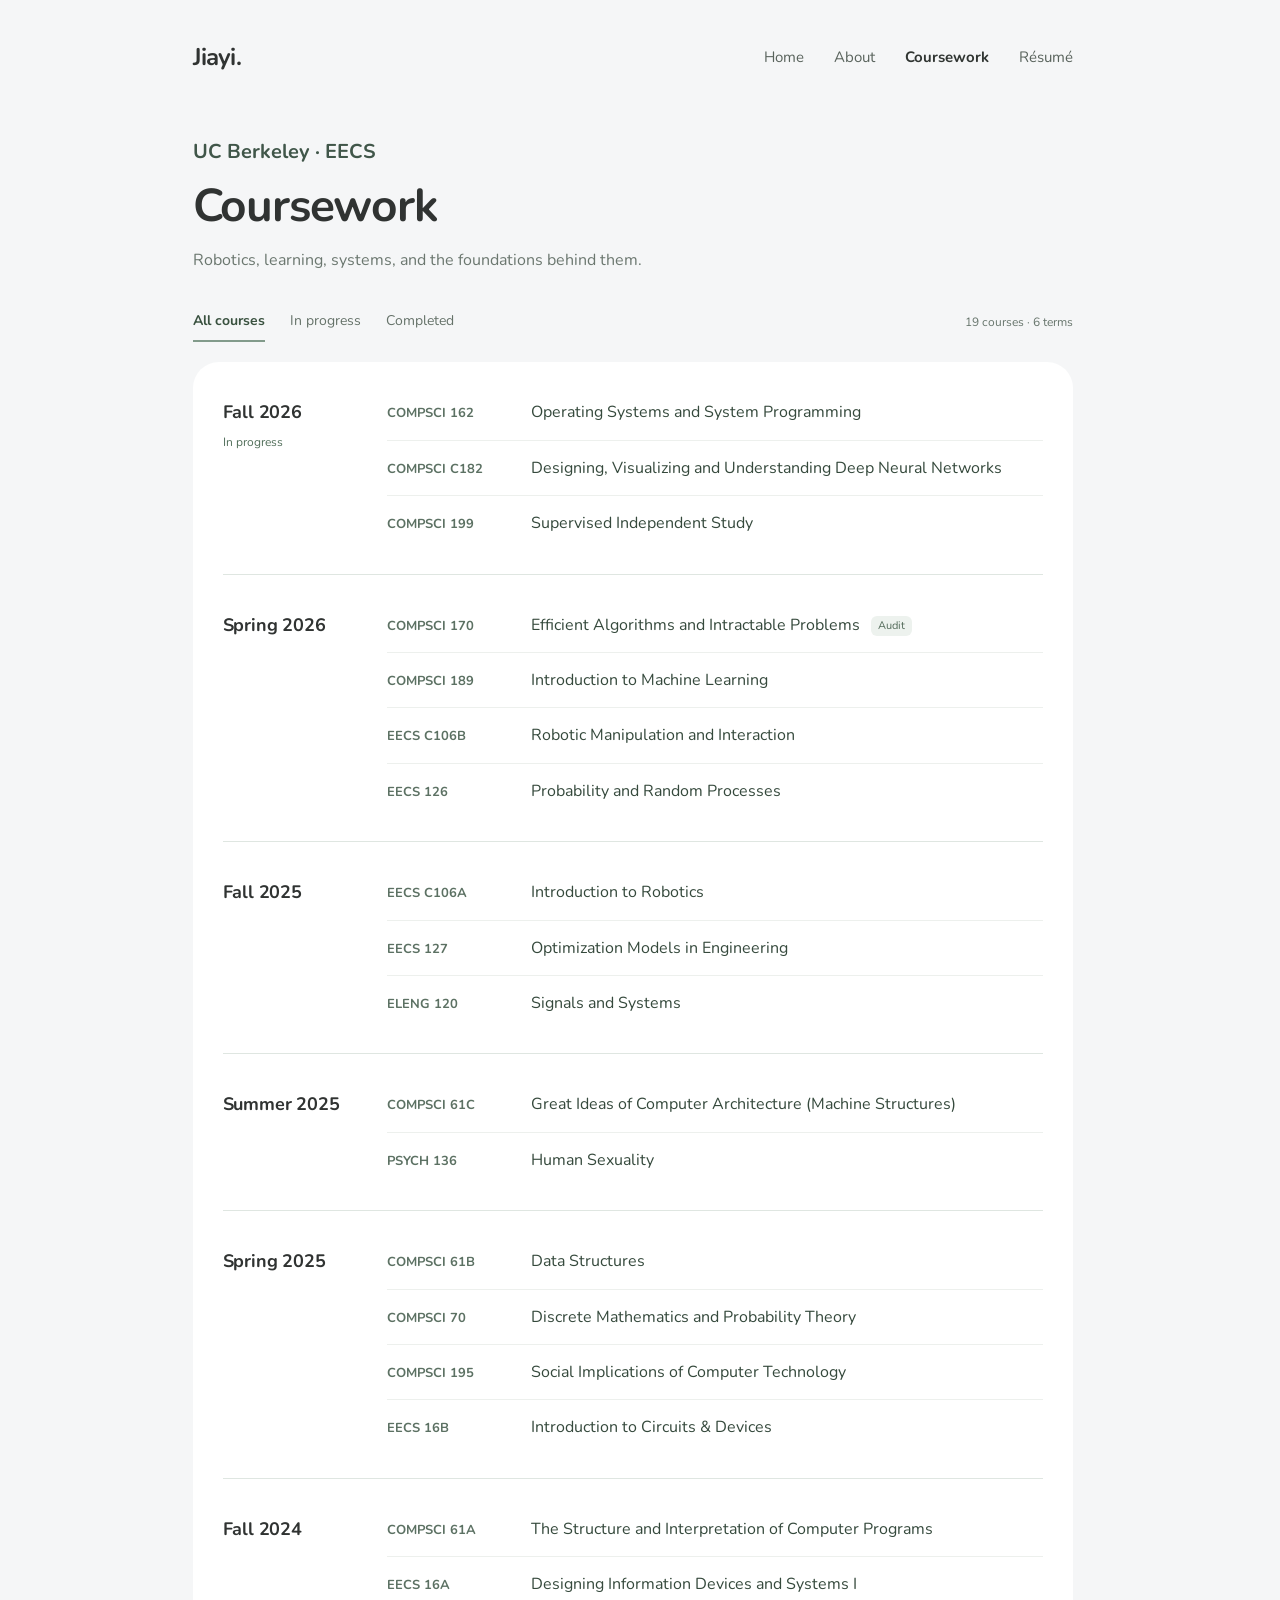
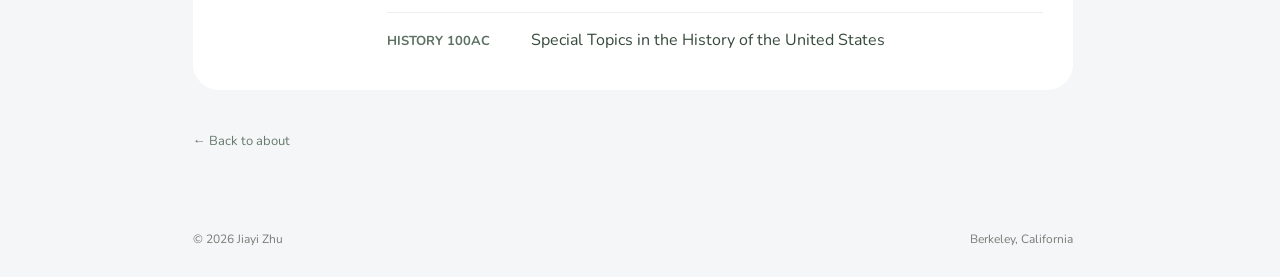
<file: coursework/index.html>
<!doctype html>
<html lang="en">
<head>
  <meta charset="utf-8">
  <meta name="viewport" content="width=device-width,initial-scale=1">
  <meta name="description" content="Jiayi Zhu’s coursework at UC Berkeley, spanning robotics, machine learning, systems, and mathematical foundations.">
  <title>Coursework — Jiayi Zhu</title>
  <link rel="icon" href="/favicon.svg" type="image/svg+xml">
  <link rel="preload" href="/assets/nunito-regular.ttf" as="font" type="font/ttf" crossorigin>
  <link rel="stylesheet" href="/site.css">
  <script src="/coursework.js" defer></script>
<link rel="canonical" href="https://dongc1.github.io/coursework/">
</head>
<body class="coursework-page">
  <div class="site">
    <header class="site-header">
      <a class="wordmark" href="/#home" aria-label="Jiayi Zhu home">Jiayi.</a>
      <nav class="navigation" aria-label="Main navigation"><a href="/#home"><span>Home</span></a><a href="/about/"><span>About</span></a><a href="/coursework/" aria-current="page"><span>Coursework</span></a><a href="/assets/Jiayi_Zhu_Resume.pdf" target="_blank" rel="noopener"><span>Résumé</span></a></nav>
    </header>
    <main>
      <header class="coursework-intro">
        <p class="coursework-school">UC Berkeley · EECS</p>
        <h1>Coursework</h1>
        <p>Robotics, learning, systems, and the foundations behind them.</p>
      </header>
      <div class="coursework-toolbar">
        <div class="course-filters" role="group" aria-label="Filter courses" hidden>
          <button type="button" data-course-filter="all" aria-pressed="true" aria-controls="course-terms">All courses</button>
          <button type="button" data-course-filter="current" aria-pressed="false" aria-controls="course-terms">In progress</button>
          <button type="button" data-course-filter="completed" aria-pressed="false" aria-controls="course-terms">Completed</button>
        </div>
        <p class="course-count" id="course-count" role="status" aria-live="polite">19 courses · 6 terms</p>
      </div>
      <div class="course-terms" id="course-terms">
          <section class="course-term" data-course-status="current" aria-labelledby="fall-2026-title">
            <header class="term-heading"><h2 id="fall-2026-title">Fall 2026</h2><span class="term-status">In progress</span></header>
            <ul class="course-list">
              <li><span class="course-code">COMPSCI 162</span><h3>Operating Systems and System Programming</h3></li>
              <li><span class="course-code">COMPSCI C182</span><h3>Designing, Visualizing and Understanding Deep Neural Networks</h3></li>
              <li><span class="course-code">COMPSCI 199</span><h3>Supervised Independent Study</h3></li>
            </ul>
          </section>
          <section class="course-term" data-course-status="completed" aria-labelledby="spring-2026-title">
            <header class="term-heading"><h2 id="spring-2026-title">Spring 2026</h2></header>
            <ul class="course-list">
              <li><span class="course-code">COMPSCI 170</span><h3>Efficient Algorithms and Intractable Problems <span class="course-note">Audit</span></h3></li>
              <li><span class="course-code">COMPSCI 189</span><h3>Introduction to Machine Learning</h3></li>
              <li><span class="course-code">EECS C106B</span><h3>Robotic Manipulation and Interaction</h3></li>
              <li><span class="course-code">EECS 126</span><h3>Probability and Random Processes</h3></li>
            </ul>
          </section>
          <section class="course-term" data-course-status="completed" aria-labelledby="fall-2025-title">
            <header class="term-heading"><h2 id="fall-2025-title">Fall 2025</h2></header>
            <ul class="course-list">
              <li><span class="course-code">EECS C106A</span><h3>Introduction to Robotics</h3></li>
              <li><span class="course-code">EECS 127</span><h3>Optimization Models in Engineering</h3></li>
              <li><span class="course-code">ELENG 120</span><h3>Signals and Systems</h3></li>
            </ul>
          </section>
          <section class="course-term" data-course-status="completed" aria-labelledby="summer-2025-title">
            <header class="term-heading"><h2 id="summer-2025-title">Summer 2025</h2></header>
            <ul class="course-list">
              <li><span class="course-code">COMPSCI 61C</span><h3>Great Ideas of Computer Architecture (Machine Structures)</h3></li>
              <li><span class="course-code">PSYCH 136</span><h3>Human Sexuality</h3></li>
            </ul>
          </section>
          <section class="course-term" data-course-status="completed" aria-labelledby="spring-2025-title">
            <header class="term-heading"><h2 id="spring-2025-title">Spring 2025</h2></header>
            <ul class="course-list">
              <li><span class="course-code">COMPSCI 61B</span><h3>Data Structures</h3></li>
              <li><span class="course-code">COMPSCI 70</span><h3>Discrete Mathematics and Probability Theory</h3></li>
              <li><span class="course-code">COMPSCI 195</span><h3>Social Implications of Computer Technology</h3></li>
              <li><span class="course-code">EECS 16B</span><h3>Introduction to Circuits &amp; Devices</h3></li>
            </ul>
          </section>
          <section class="course-term" data-course-status="completed" aria-labelledby="fall-2024-title">
            <header class="term-heading"><h2 id="fall-2024-title">Fall 2024</h2></header>
            <ul class="course-list">
              <li><span class="course-code">COMPSCI 61A</span><h3>The Structure and Interpretation of Computer Programs</h3></li>
              <li><span class="course-code">EECS 16A</span><h3>Designing Information Devices and Systems I</h3></li>
              <li><span class="course-code">HISTORY 100AC</span><h3>Special Topics in the History of the United States</h3></li>
            </ul>
          </section>
      </div>
      <a class="coursework-back" href="/about/"><span aria-hidden="true">←</span> Back to about</a>
    </main>
    <footer><span>© 2026 Jiayi Zhu</span><span>Berkeley, California</span></footer>
  </div>
</body>
</html>
</file>
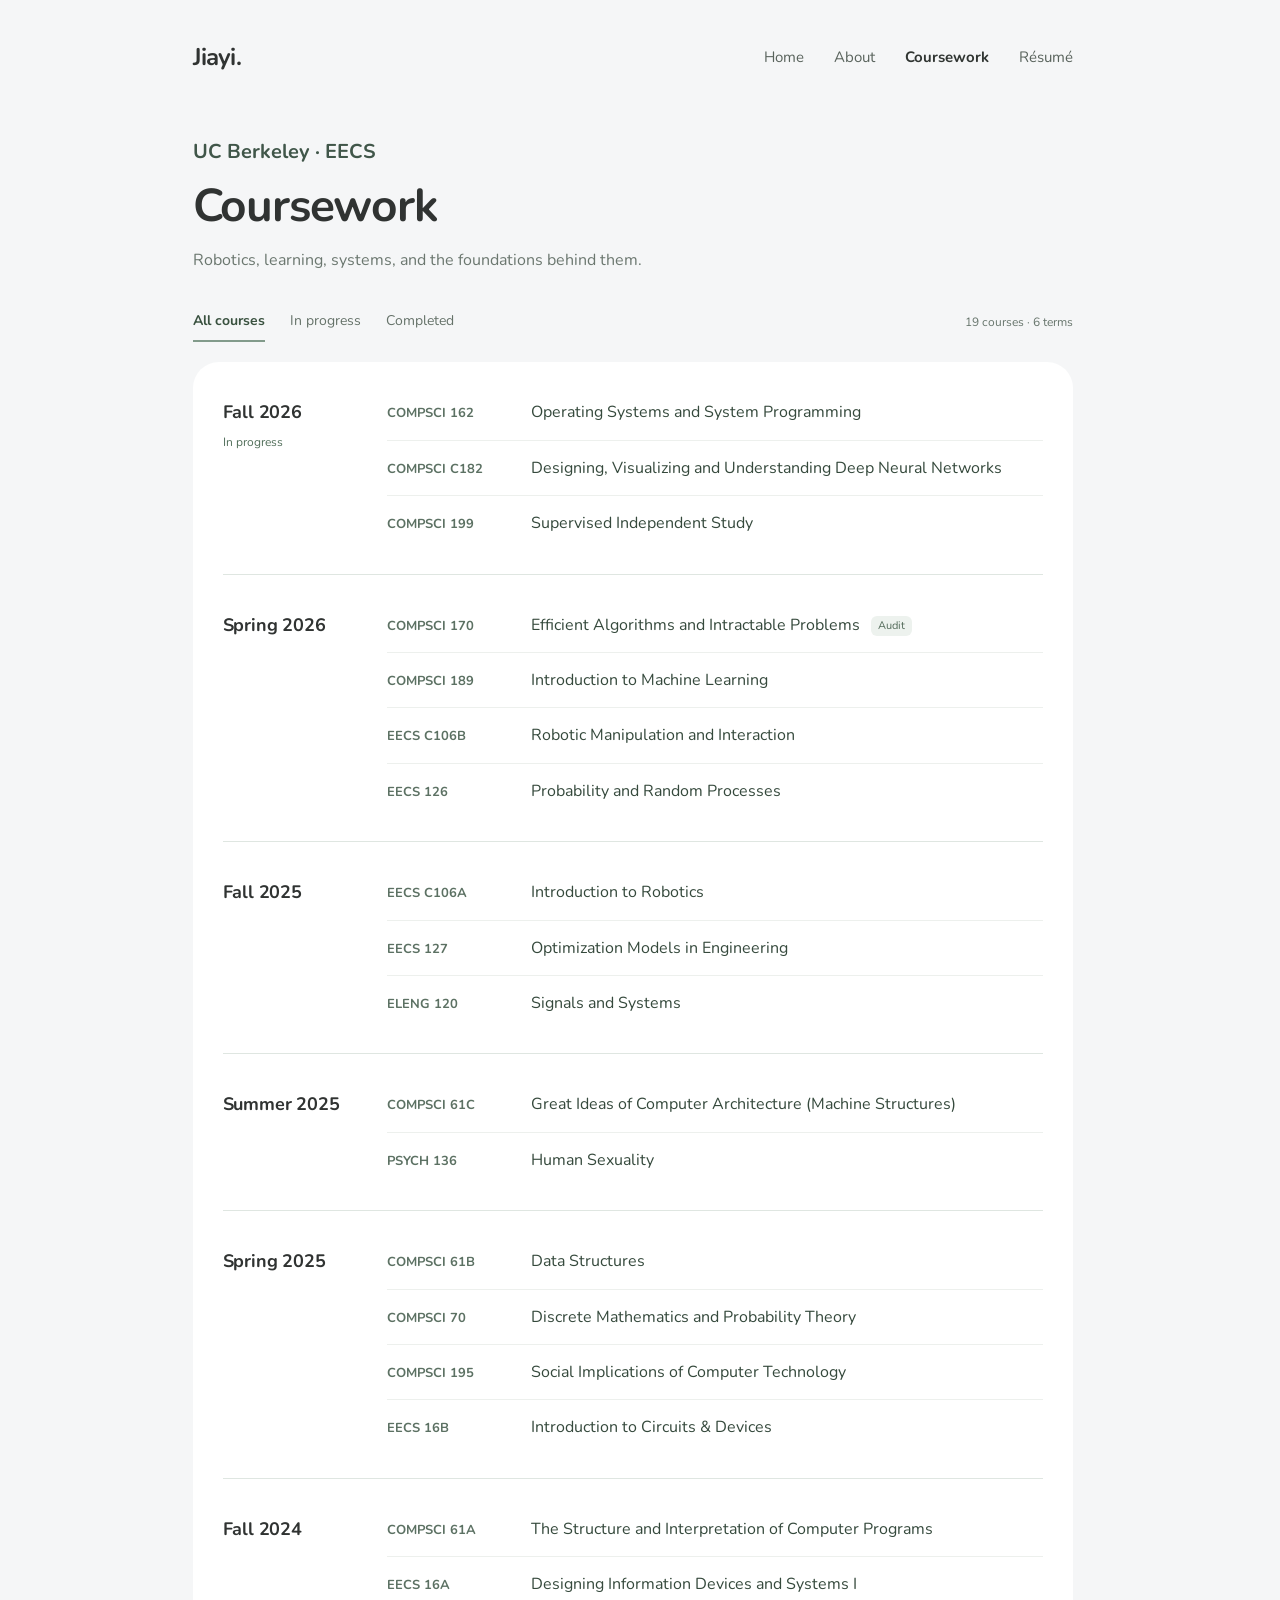
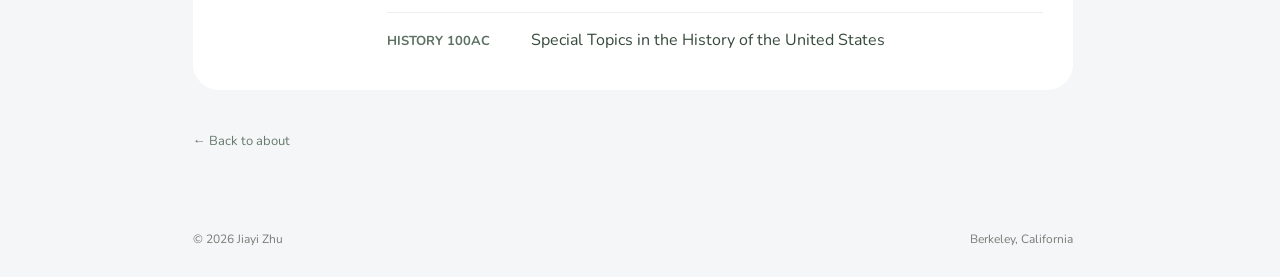
<file: coursework.html>
<!doctype html>
<html lang="en"><head><meta charset="utf-8"><meta name="viewport" content="width=device-width,initial-scale=1"><meta http-equiv="refresh" content="0; url=/coursework/"><link rel="canonical" href="https://dongc1.github.io/coursework/"><title>Jiayi Zhu</title></head><body><p><a href="/coursework/">Continue to Jiayi Zhu’s website</a></p></body></html>
</file>
<file: site.css>
@font-face { font-family: Nunito; font-style: normal; font-weight: 400; font-display: swap; src: url('/assets/nunito-regular.ttf') format('truetype'); }
@font-face { font-family: Nunito; font-style: normal; font-weight: 700; font-display: swap; src: url('/assets/nunito-bold.ttf') format('truetype'); }
@font-face { font-family: OriginalIcons; font-style: normal; font-weight: 900; font-display: block; src: url('/assets/fa-solid-900.woff2') format('woff2'); }
@font-face { font-family: OriginalBrands; font-style: normal; font-weight: 400; font-display: block; src: url('/assets/fa-brands-400.woff2') format('woff2'); }
* { box-sizing: border-box; }
html { background: #f5f6f7; scrollbar-gutter: stable; }
body { margin: 0; font-family: Nunito, ui-rounded, -apple-system, BlinkMacSystemFont, sans-serif; color: #303332; -webkit-font-smoothing: antialiased; }
::selection { background: #e3e7e4; }
a { color: inherit; text-decoration: none; }
h1, h2, h3, p { margin: 0; }
a, button, summary { -webkit-tap-highlight-color: transparent; }
a:focus-visible, button:focus-visible, summary:focus-visible { outline: 2px solid #626b66; outline-offset: 5px; }
button { font: inherit; color: inherit; cursor: pointer; }
[hidden] { display: none !important; }
.site { width: min(880px, calc(100% - 96px)); min-height: 100svh; display: flex; flex-direction: column; margin: 0 auto; }
.site-header { display: flex; align-items: center; justify-content: space-between; gap: 20px; padding-top: 36px; }
.wordmark { font-size: 24px; line-height: 1; font-weight: 700; letter-spacing: -.8px; }
.navigation { display: flex; align-items: center; gap: 30px; }
.navigation a { display: block; padding-block: 10px; font-size: 15px; color: #59635c; line-height: 1.5; white-space: nowrap; }
.navigation a > span { display: inline-block; transform-origin: center; transition: transform .32s cubic-bezier(.2,.75,.25,1), opacity .28s ease, color .2s ease; }
.navigation a[aria-current] { color: #303532; font-weight: 700; }
.navigation a:focus-visible > span { transform: scale(1.18); color: #202922; }
@media (hover: hover) and (pointer: fine) {
  .navigation:has(a:hover) a > span { transform: scale(.96); opacity: .8; }
  .navigation a:has(+ a:hover) > span, .navigation a:hover + a > span { transform: scale(.9); opacity: .7; }
  .navigation:has(a:hover) a:hover > span { transform: translateY(-1px) scale(1.18); opacity: 1; color: #202922; }
}
main { flex: 1; }
.home-panel { text-align: center; padding: 88px 0 86px; }
.portrait-frame { display: block; position: relative; width: 148px; height: 148px; margin: 0 auto; border-radius: 50%; user-select: none; -webkit-user-select: none; }
.portrait { display: block; position: relative; width: 100%; height: 100%; object-fit: cover; border-radius: 50%; border: 5px solid #fff; box-shadow: 0 5px 24px #303c3310; transition: transform .4s cubic-bezier(.2,.75,.25,1), box-shadow .4s; }
.portrait-ripples { position: absolute; inset: 0; border-radius: inherit; pointer-events: none; opacity: 0; transition: opacity .65s ease; }
.portrait-ripples > span { position: absolute; inset: 0; border: 1px solid #9baea3; border-radius: inherit; box-shadow: 0 0 8px #a8bbb31c, inset 0 0 6px #a8bbb314; opacity: 0; }
@keyframes portrait-ripple {
  0% { transform: scale(1.02); opacity: 0; }
  18% { opacity: .42; }
  62% { opacity: .14; }
  100% { transform: scale(1.95); opacity: 0; }
}
@media (hover: hover) and (pointer: fine) {
  .portrait-ripples > span { animation: portrait-ripple 8.4s linear infinite paused; }
  .portrait-ripples > span:nth-child(2) { animation-delay: -2.8s; }
  .portrait-ripples > span:nth-child(3) { animation-delay: -5.6s; }
  .portrait-frame:hover .portrait-ripples { opacity: 1; }
  .portrait-frame:hover .portrait-ripples > span { animation-play-state: running; }
  .portrait-frame:hover .portrait { transform: scale(1.06) rotate(-4deg); box-shadow: 0 14px 32px #303c3326; }
}
.home-panel h1 { font-size: 44px; line-height: 1.25; font-weight: 700; letter-spacing: -1.5px; margin-top: 25px; }
.affiliation { font-size: 17px; line-height: 1.6; margin-top: 8px; color: #656c67; }
.introduction { font-size: 17px; line-height: 1.8; color: #707670; margin-top: 22px; }
.contact-links { display: flex; justify-content: center; gap: 19px; margin-top: 24px; }
.social-link { display: inline-flex; align-items: center; justify-content: center; width: 42px; height: 42px; color: #353c37; border-radius: 4px; transition: color .18s; }
.social-link:hover { color: #728273; }
.icon-solid, .icon-brand { font-size: 29px; line-height: 1; font-style: normal; font-variant: normal; text-rendering: auto; }
.icon-solid { font-family: OriginalIcons; font-weight: 900; }
.icon-brand { font-family: OriginalBrands; font-weight: 400; }
.work-section { width: min(1040px, calc(100vw - 80px)); margin-left: 50%; transform: translateX(-50%); display: grid; gap: 28px; padding: 10px 0 72px; scroll-margin-top: 30px; }
.project-card, .project-group { background: #fff; border-radius: 30px; padding: 35px 36px 29px; box-shadow: 0 0 0 1px transparent, 0 4px 12px #29382e00; transition: transform .3s cubic-bezier(.2,.75,.25,1), box-shadow .3s; }
.project-card:focus-within, .project-group:focus-within { box-shadow: 0 0 0 1px #bfcac2, 0 14px 36px #29382e0f; }
.project-card.has-project-viewer { cursor: pointer; }
.has-project-viewer .project-details { display: none; }
.project-actions { display: flex; justify-content: space-between; align-items: center; gap: 20px; margin-top: 18px; }
.project-read-more { display: inline-flex; align-items: center; gap: 10px; min-height: 44px; border: 0; border-radius: 4px; background: none; padding: 0; color: #3a4b40; font-size: 13px; font-weight: 700; white-space: nowrap; }
.project-read-more span { transition: transform .25s; }
.project-card:hover .project-read-more span { transform: translate(2px, -2px); }
@media (hover: hover) and (pointer: fine) {
  .project-card:hover, .project-group:hover { transform: translateY(-6px); box-shadow: 0 0 0 1px #dce3dd, 0 20px 48px #29382e14; }
  .project-card:hover .details-label { color: #667f6d; }
}
.project-card.is-expanded { box-shadow: 0 0 0 1px #cdd8d0, 0 14px 38px #29382e0c; }
.project-card.is-expanded .details-body { animation: details-appear .28s ease-out; }
@keyframes details-appear { from { opacity: 0; transform: translateY(6px); } to { opacity: 1; transform: translateY(0); } }
.project-heading h2, .project-group > h2 { font-size: 28px; font-weight: 700; line-height: 1.3; letter-spacing: -.7px; }
.project-byline { display: flex; justify-content: space-between; gap: 20px; align-items: center; margin-top: 12px; color: #737a75; font-size: 13px; line-height: 1.6; }
.project-byline > span:last-child { font-size: 12px; }
.project-byline a:hover { text-decoration: underline; text-underline-offset: 4px; }
.project-gallery { display: grid; gap: 17px; margin-top: 25px; }
.project-gallery figure { margin: 0; min-width: 0; }
.project-gallery figure > a { display: block; overflow: hidden; border-radius: 19px; background: #edf0f2; }
.project-gallery picture { display: block; }
.project-gallery img { width: 100%; height: auto; display: block; }
.media-link { position: relative; cursor: zoom-in; }
.media-link img { transition: transform .35s ease; }
.media-hint { position: absolute; left: 14px; bottom: 14px; display: inline-flex; align-items: center; gap: 7px; padding: 8px 11px; border-radius: 20px; background: #242b26c9; color: #fff; font-size: 11px; line-height: 1; pointer-events: none; backdrop-filter: blur(8px); transition: background .2s; }
.media-hint svg { width: 14px; height: 14px; fill: none; stroke: currentColor; stroke-width: 1.6; stroke-linecap: round; stroke-linejoin: round; }
.media-link:hover .media-hint, .media-link:focus-visible .media-hint { background: #242b26ed; }
@media (hover: hover) { .media-link:hover img { transform: scale(1.025); } }
.robotics-gallery { grid-template-columns: 1.12fr 1fr; }
.robotics-gallery img { height: 330px; object-fit: cover; }
.robotics-gallery figure:first-child img { object-position: center 44%; }
.robotics-gallery figure:nth-child(2) img { object-position: center 46%; }
.hope-gallery { grid-template-columns: 1fr; }
.hope-gallery img { aspect-ratio: 9 / 4; object-fit: cover; }
.learn-evolve-gallery { grid-template-columns: repeat(2, minmax(0, 1fr)); }
.learn-evolve-gallery img { aspect-ratio: 16 / 9; height: auto; object-fit: cover; }
.learn-demo-link { position: relative; }
.learn-demo-link .media-hint svg { fill: currentColor; stroke: none; }
.learn-demo-link:hover .media-hint { background: #242b26ed; }
.learn-evolve-details { grid-template-columns: 1fr; }
#learn-evolve { scroll-margin-top: 35px; }
@media (max-width: 620px) { .learn-evolve-gallery { grid-template-columns: 1fr; gap: 20px; } }
.drone-gallery { grid-template-columns: 1fr 1fr; }
.drone-gallery img { height: 300px; object-fit: cover; }
.drone-gallery figure:first-child img { object-position: 52% 68%; }
.drone-gallery figcaption { display: flex; flex-wrap: wrap; justify-content: space-between; gap: 5px 10px; }
.drone-gallery figcaption a { color: #4e6757; }
.drone-gallery figcaption a:hover { text-decoration: underline; text-underline-offset: 3px; }
#drone-projects, #drone-tracking, #drone-racing { scroll-margin-top: 35px; }
.project-gallery figcaption { font-size: 11px; color: #777e79; line-height: 1.6; margin-top: 9px; }
.mapping-gallery img { aspect-ratio: 2403 / 751; object-fit: contain; background: #050605; }
.project-description { color: #606a63; font-size: 16px; line-height: 1.8; margin-top: 23px; max-width: 790px; }
.project-details { margin-top: 18px; }
.project-details summary { display: flex; justify-content: space-between; align-items: center; gap: 20px; min-height: 44px; list-style: none; cursor: pointer; border-radius: 4px; }
.project-details summary::-webkit-details-marker { display: none; }
.project-topics { display: flex; gap: 17px; flex-wrap: wrap; font-size: 12px; color: #6d766f; }
.details-label { display: inline-flex; align-items: center; gap: 10px; font-size: 13px; font-weight: 700; color: #3a4b40; white-space: nowrap; }
.project-details summary:hover .details-label { color: #78897d; }
.details-toggle { width: 12px; height: 12px; position: relative; }
.details-toggle::before, .details-toggle::after { content: ''; position: absolute; background: currentColor; border-radius: 2px; }
.details-toggle::before { width: 12px; height: 1.5px; top: 5px; left: 0; }
.details-toggle::after { width: 1.5px; height: 12px; top: 0; left: 5px; transition: transform .2s; }
.project-details[open] .details-toggle::after { transform: rotate(90deg); }
.when-open, .project-details[open] .when-closed { display: none; }
.project-details[open] .when-open { display: inline; }
.details-body { display: grid; grid-template-columns: 1fr 1fr; gap: 22px 34px; padding-top: 23px; margin-top: 10px; border-top: 1px solid #e9ece9; }
.details-body h3 { font-size: 15px; line-height: 1.5; font-weight: 700; margin-bottom: 8px; }
.details-body p { font-size: 14px; color: #67716a; line-height: 1.8; }
.source-link { justify-self: start; font-size: 13px; font-weight: 700; color: #3a4b40; }
.source-link:hover { text-decoration: underline; text-underline-offset: 4px; }
.media-credit { font-size: 10px; color: #777e79; margin-top: 21px; line-height: 1.6; }
.media-credit a { text-decoration: underline; text-decoration-color: #cbd0cc; text-underline-offset: 3px; }
#huffman-coding { scroll-margin-top: 35px; }
.compression-preview { display: block; margin-top: 25px; padding: 25px 28px; border-radius: 19px; background: #f2f5f3; }
.compression-example { display: flex; justify-content: space-between; gap: 20px; align-items: center; font-size: 12px; color: #718078; }
.compression-example > span { color: #6e8576; font-size: 18px; }
.compression-row { display: block; margin-top: 19px; }
.compression-row-label { display: flex; justify-content: space-between; align-items: baseline; gap: 18px; color: #64736a; font-size: 13px; }
.compression-row-label strong { font-size: 20px; color: #42574a; font-weight: 700; }
.compression-track { display: block; height: 10px; margin-top: 9px; }
.compression-bar { display: block; height: 100%; border-radius: 8px; }
.compression-bar.original { width: 100%; background: #d9e1dc; }
.compression-bar.packed { background: #829c8b; transition: background .2s; }
.compression-preview:hover .compression-bar.packed { background: #668a73; }
.compression-result { display: flex; justify-content: space-between; flex-wrap: wrap; gap: 8px 18px; margin-top: 23px; font-size: 12px; color: #738178; }
.compression-result strong { color: #46604f; font-weight: 700; }
.huffman-details { grid-template-columns: 1fr; }
.huffman-details > div, .project-viewer-sections > div { min-width: 0; }
.huffman-format-copy { margin-top: 15px; }
.compression-table-wrap { overflow-x: auto; margin-top: 19px; border-radius: 4px; }
.compression-table { width: 100%; border-collapse: collapse; text-align: left; font-size: 12px; line-height: 1.65; font-variant-numeric: tabular-nums; }
.compression-table th, .compression-table td { padding: 12px 10px; border-bottom: 1px solid #e7ece8; white-space: nowrap; }
.compression-table th:first-child { padding-left: 0; }
.compression-table td:last-child, .compression-table th:last-child { padding-right: 0; text-align: right; }
.compression-table thead th { color: #718077; font-weight: 400; }
.compression-table tbody th { color: #425b4a; font-weight: 700; }
.compression-table td { color: #68766d; }
.project-viewer-sections .measurement-note { font-size: 11px; color: #819087; margin-top: 12px; }
@media (max-width: 600px) {
  .compression-preview { margin-top: 20px; padding: 20px; border-radius: 15px; }
  .compression-row-label strong { font-size: 18px; }
  .compression-result { margin-top: 20px; font-size: 11px; }
}
footer { display: flex; justify-content: space-between; align-items: center; padding: 25px 0 30px; color: #767c77; font-size: 12px; }
.about-page main { display: flex; align-items: center; justify-content: center; padding: 80px 0; }
.about-panel { width: min(100%, 720px); }
.about-panel > h1 { font-size: 34px; letter-spacing: -.8px; line-height: 1.3; }
.about-copy { margin-top: 27px; }
.about-copy p { font-size: 17px; line-height: 1.9; color: #67716a; margin-top: 18px; }
.about-copy .about-lead { font-size: 20px; line-height: 1.75; color: #46534a; }
.about-lead strong { font-weight: 700; color: #303e35; }
.about-experience { margin-top: 43px; }
.about-experience h2 { font-size: 21px; line-height: 1.4; letter-spacing: -.3px; }
.experience-list { list-style: none; margin: 19px 0 0; padding: 0; }
.experience-list > li { display: grid; grid-template-columns: 126px minmax(0, 1fr); gap: 27px; padding: 26px 0; border-top: 1px solid #dfe5e0; }
.experience-date { padding-top: 3px; font-size: 12px; line-height: 1.8; color: #69766d; }
.experience-copy h3 { font-size: 17px; font-weight: 700; line-height: 1.5; color: #384a3e; }
.experience-copy .experience-role { margin-top: 5px; font-size: 12px; line-height: 1.7; color: #6b796f; }
.experience-copy > p:last-child { margin-top: 12px; font-size: 15px; line-height: 1.8; color: #626f66; }
.experience-more { margin-left: 153px; font-size: 14px; line-height: 1.8; color: #506757; }
.experience-more a { text-decoration: underline; text-decoration-color: #b5c3b9; text-underline-offset: 4px; }
.experience-more a:hover { color: #303e35; text-decoration-color: currentColor; }
.experience-more span { display: inline-block; margin-left: 4px; }
.about-panel .contact-links { justify-content: flex-start; margin-top: 30px; margin-left: -6px; }
.about-resources { display: grid; grid-template-columns: repeat(2, minmax(0, 1fr)); gap: 16px; margin-top: 32px; }
.about-resource { display: flex; align-items: center; min-width: 0; background: #fff; border-radius: 21px; transition: box-shadow .2s, transform .2s; }
.about-resource:hover { box-shadow: 0 9px 25px #29382e0c; transform: translateY(-2px); }
.resource-main { display: flex; flex: 1; min-width: 0; flex-direction: column; align-items: stretch; gap: 8px; padding: 21px 23px; }
.resource-title { display: flex; justify-content: space-between; align-items: center; gap: 12px; font-size: 17px; font-weight: 700; }
.resource-title > span { color: #829287; font-size: 16px; font-weight: 400; }
.resource-description { color: #78857c; font-size: 12px; line-height: 1.5; }
.resource-download { display: flex; align-items: center; justify-content: center; width: 38px; height: 38px; margin-right: 16px; flex-shrink: 0; border-radius: 50%; background: #f3f5f3; color: #53685b; }
.resource-download:hover { background: #e8eee9; }
.resource-download svg { width: 18px; height: 18px; fill: none; stroke: currentColor; stroke-width: 1.5; stroke-linecap: round; stroke-linejoin: round; }
.coursework-page main { padding: 58px 0 46px; }
.coursework-intro h1 { margin-top: 11px; font-size: 46px; line-height: 1.2; letter-spacing: -1.2px; }
.coursework-school { font-size: 20px; font-weight: 700; line-height: 1.5; color: #405649; }
.coursework-intro > p:last-child { margin-top: 13px; font-size: 16px; line-height: 1.8; color: #6b776f; }
.coursework-toolbar { display: flex; align-items: center; justify-content: space-between; gap: 18px; margin: 27px 0 20px; }
.course-filters { display: flex; gap: 25px; }
.course-filters button { border: 0; border-bottom: 2px solid transparent; border-radius: 0; background: none; padding: 10px 0; color: #657269; font-size: 14px; }
.course-filters button[aria-pressed="true"] { border-bottom-color: #829b8b; color: #39513f; font-weight: 700; }
.course-count { font-size: 12px; line-height: 1.5; color: #67756c; white-space: nowrap; }
.course-terms { padding: 0 30px; border-radius: 26px; background: #fff; }
.course-term { display: grid; grid-template-columns: 138px minmax(0, 1fr); gap: 26px; min-width: 0; padding: 23px 0; }
.course-term:not([hidden]) ~ .course-term:not([hidden]) { border-top: 1px solid #dfe6e1; }
.term-heading { padding-top: 14px; }
.term-heading h2 { font-size: 18px; line-height: 1.5; letter-spacing: -.2px; }
.term-status { display: block; margin-top: 7px; font-size: 12px; line-height: 1.6; color: #526f5b; }
.course-list { min-width: 0; list-style: none; padding: 0; margin: 0; }
.course-list li { display: grid; grid-template-columns: 126px minmax(0, 1fr); align-items: baseline; gap: 18px; padding: 14px 0; }
.course-list li + li { border-top: 1px solid #edf0ed; }
.course-code { font-size: 13px; font-weight: 700; line-height: 1.7; color: #5c7163; white-space: nowrap; }
.course-list h3 { min-width: 0; margin: 0; font-size: 16px; font-weight: 400; line-height: 1.65; color: #35493c; }
.course-note { display: inline-block; margin-left: 7px; padding: 2px 7px; border-radius: 6px; background: #edf2ee; color: #526a59; font-size: 11px; line-height: 1.5; vertical-align: middle; }
.coursework-back { display: inline-block; margin-top: 32px; padding-block: 10px; font-size: 13px; color: #657a6c; }
.coursework-back:hover { text-decoration: underline; text-underline-offset: 4px; }
@media (max-width: 700px) {
  .navigation { gap: 18px; }
  .navigation a { font-size: 13px; }
  .coursework-page main { padding-top: 54px; }
  .coursework-intro h1 { font-size: 38px; }
  .coursework-school { font-size: 18px; }
  .coursework-intro > p:last-child { font-size: 15px; }
  .coursework-toolbar { flex-wrap: wrap; gap: 15px; margin: 27px 0 22px; }
  .course-filters { gap: 23px; }
  .course-count { width: 100%; font-size: 12px; }
  .course-terms { padding: 0 24px; border-radius: 23px; }
  .course-term { grid-template-columns: 1fr; gap: 10px; padding: 22px 0; }
  .term-heading { display: flex; flex-wrap: wrap; align-items: baseline; gap: 8px 16px; padding: 0 0 3px; }
  .term-status { margin: 0; }
  .course-list li { grid-template-columns: 126px minmax(0, 1fr); gap: 16px; }
}
@media (max-width: 480px) {
  .about-resources { grid-template-columns: 1fr; gap: 13px; }
  .resource-main { padding: 19px 22px; }
  .course-terms { padding: 0 21px; }
  .course-list li { grid-template-columns: 1fr; gap: 4px; padding: 13px 0; }
}
@media (prefers-reduced-motion: reduce) { .about-resource:hover { transform: none; } }
.viewer-open { position: fixed; width: 100%; overflow: hidden; }
.project-viewer { width: min(740px, calc(100% - 56px)); max-width: none; max-height: calc(100svh - 64px); margin: auto; padding: 0; border: 0; border-radius: 28px; color: #303332; background: #fff; box-shadow: 0 25px 100px #10191035; overflow: auto; overscroll-behavior: contain; }
.project-viewer::backdrop { background: #18221cc7; backdrop-filter: blur(8px); }
.project-viewer-header { position: sticky; top: 0; z-index: 1; padding: 28px 32px 20px; background: #fff; }
.project-viewer-heading-row { display: flex; align-items: center; justify-content: space-between; gap: 24px; }
.project-viewer-header h2 { font-size: 28px; line-height: 1.3; letter-spacing: -.7px; }
.project-viewer-content { padding: 0 36px 32px; }
.project-viewer-meta { font-size: 12px; line-height: 1.6; color: #7a827c; }
#project-viewer-intro { margin-top: 16px; font-size: 18px; line-height: 1.8; color: #58665d; }
.project-viewer-sections { display: grid; gap: 24px; border-top: 1px solid #e7ece8; margin-top: 27px; padding-top: 27px; }
.project-viewer-sections h3 { font-size: 16px; line-height: 1.5; margin-bottom: 8px; }
.project-viewer-sections p { font-size: 15px; line-height: 1.85; color: #68736b; }
.project-viewer-sections p + p, .hope-details p + p { margin-top: 12px; }
.hope-details { grid-template-columns: 1fr; }
.system-flow { display: grid; grid-template-columns: repeat(4, 1fr); gap: 16px; list-style: none; padding: 20px; margin: 16px 0 18px; border-radius: 18px; background: #f2f5f3; }
.system-flow li { display: flex; flex-direction: column; gap: 5px; min-width: 0; }
.system-flow li > span { font-size: 10px; color: #8a968e; letter-spacing: .8px; }
.system-flow strong { font-size: 14px; font-weight: 700; color: #3f5447; }
.system-flow small { font-size: 11px; line-height: 1.6; color: #768379; }
.policy-facts { display: grid; grid-template-columns: repeat(3, 1fr); gap: 16px; margin: 18px 0; padding: 18px 0; border-block: 1px solid #e7ece8; }
.policy-facts dt { font-size: 11px; color: #7b887f; }
.policy-facts dd { margin: 6px 0 0; font-size: 14px; font-weight: 700; color: #405448; }
.detail-reference { display: inline-block; padding-block: 10px 4px; font-size: 12px; color: #4e6757; text-decoration: underline; text-decoration-color: #c7d3cb; text-underline-offset: 4px; }
.detail-reference:hover { text-decoration-color: #4e6757; }
.project-viewer-footer { display: flex; flex-wrap: wrap; align-items: center; justify-content: space-between; gap: 20px; margin-top: 30px; padding-top: 25px; border-top: 1px solid #e7ece8; }
.project-viewer[open] { animation: project-appear .22s ease-out; }
.project-title-link { display: inline-flex; align-items: center; gap: 16px; }
.project-title-link > span { color: #8a978e; font-size: 20px; font-weight: 400; }
.project-title-link:hover > span { color: #405b49; }
.case-entry { display: block; background: #f3f5f3; border-radius: 19px; overflow: hidden; }
.case-entry > img { display: block; width: 100%; height: 270px; object-fit: cover; transition: transform .3s; }
#drone-tracking .case-entry > img { object-position: 52% 68%; }
@media (hover: hover) { .case-entry:hover > img { transform: scale(1.025); } }
.project-group > h2 { margin: 0 0 25px; }
.project-pair { display: grid; grid-template-columns: repeat(2, minmax(0, 1fr)); gap: 24px; }
.project-pair > .project-card { display: flex; flex-direction: column; min-width: 0; padding: 0; background: transparent; border-radius: 0; box-shadow: none; transform: none; }
.project-pair .project-heading { margin-top: 21px; }
.project-pair .project-heading h3 { font-size: 23px; font-weight: 700; line-height: 1.3; letter-spacing: -.5px; }
.project-pair .project-title-link { display: flex; justify-content: space-between; gap: 10px; }
.project-pair .project-title-link > span { flex-shrink: 0; }
.project-pair .project-byline { margin-top: 10px; }
.project-pair .project-description { margin-top: 13px; font-size: 14px; }
.project-pair .case-entry > img { height: 260px; }
@media (max-width: 760px) {
  .project-group > h2 { margin-bottom: 20px; }
  .project-pair { grid-template-columns: 1fr; gap: 24px; }
  .project-pair .case-entry > img { height: 230px; }
}
.drone-case { grid-template-columns: 1fr; }
.is-case-study { width: min(860px, calc(100% - 56px)); }
.is-case-study .project-viewer-sections { border-top: 0; padding-top: 0; margin-top: 5px; }
.is-case-study #project-viewer-intro { margin-bottom: 25px; }
.case-section { margin-top: 28px; }
.case-section > h3 { margin-bottom: 14px; }
.demo-stage { aspect-ratio: 16 / 9; background: #eef1ee; border-radius: 18px; overflow: hidden; }
.demo-stage iframe, .demo-stage img { display: block; width: 100%; height: 100%; border: 0; object-fit: cover; }
.case-player[data-demo-group="flight"] .demo-stage img { object-position: 50% 68%; }
.demo-poster { display: block; position: relative; height: 100%; }
.demo-poster > span { position: absolute; inset: auto 18px 18px; display: flex; justify-content: center; align-items: center; gap: 9px; width: fit-content; padding: 10px 15px; border-radius: 24px; background: #25382fe6; color: #fff; font-size: 13px; }
.demo-poster svg { width: 15px; height: 15px; fill: currentColor; }
.demo-caption { display: flex; justify-content: space-between; flex-wrap: wrap; gap: 8px 18px; margin-top: 12px; color: #6c7a70; font-size: 12px; line-height: 1.6; }
.demo-caption > a { font-size: 11px; text-decoration: underline; text-underline-offset: 4px; }
.demo-playlist { display: flex; flex-wrap: wrap; gap: 4px 17px; margin-top: 12px; padding-bottom: 13px; border-bottom: 1px solid #e7ece8; }
.demo-playlist a { padding: 8px 0; font-size: 12px; color: #7d887f; border-bottom: 1px solid transparent; }
.demo-playlist a[aria-current] { color: #36533f; border-bottom-color: #789080; font-weight: 700; }
.case-steps { list-style: none; padding: 0; margin: 0; display: grid; gap: 16px; }
.case-steps li { display: grid; grid-template-columns: 75px 1fr; gap: 18px; font-size: 14px; line-height: 1.8; color: #68736b; }
.case-steps strong { color: #425d4a; font-weight: 700; }
.learn-recovery-examples { margin-top: 18px; }
.signal-flow { display: flex; flex-wrap: wrap; align-items: center; gap: 8px 12px; padding: 17px; border-radius: 16px; background: #f2f5f2; font-size: 12px; color: #4d6554; }
.signal-flow b { color: #a0ada3; font-weight: 400; }
.technical-line { font-size: 11px !important; margin-top: 12px; overflow-wrap: anywhere; }
.technical-line code { font-size: 10px; }
.case-disclosure { border-top: 1px solid #e7ece8; padding-top: 19px; margin-top: 25px; }
.case-disclosure > summary, .workflow-branch > summary, .training-record > summary { cursor: pointer; font-size: 14px; font-weight: 700; line-height: 1.6; color: #465c4c; }
.case-disclosure > p, .workflow-branch > p { margin-top: 12px; }
.workflow-map { display: flex; flex-wrap: wrap; align-items: center; gap: 8px; padding: 20px; background: #f2f5f2; border-radius: 16px; margin-top: 18px; font-size: 12px; line-height: 1.7; color: #425d4b; }
.workflow-map span { padding: 6px 9px; background: #fff; border-radius: 7px; }
.workflow-map b { color: #849b8c; font-weight: 400; }
.workflow-branches { display: grid; gap: 17px; margin-top: 20px; }
.workflow-branch > summary { font-size: 13px; }
.workflow-branch > p { font-size: 13px; }
.training-record { padding: 14px 0; border-bottom: 1px solid #e7ece8; }
.training-record summary { display: flex; justify-content: space-between; list-style: none; }
.training-record summary::-webkit-details-marker { display: none; }
.training-record[open] summary > span { transform: rotate(45deg); }
.training-record img { display: block; width: 100%; height: auto; margin-top: 16px; border-radius: 12px; }
@keyframes project-appear { from { opacity: 0; transform: translateY(10px); } to { opacity: 1; transform: translateY(0); } }
.media-viewer { width: min(1100px, calc(100% - 56px)); max-width: none; max-height: calc(100svh - 40px); padding: 0; border: 0; border-radius: 26px; color: #303332; background: #fff; box-shadow: 0 25px 100px #10191035; overflow: auto; overscroll-behavior: contain; }
.media-viewer::backdrop { background: #18221cd4; backdrop-filter: blur(8px); }
.viewer-shell { padding: 18px; }
.viewer-header { display: flex; justify-content: space-between; align-items: center; gap: 15px; padding: 0 2px 14px 12px; }
.viewer-header h2 { font-size: 19px; line-height: 1.4; letter-spacing: -.3px; }
.icon-button { display: inline-flex; align-items: center; justify-content: center; width: 42px; height: 42px; flex-shrink: 0; border: 0; border-radius: 50%; background: #f1f3f1; transition: background .2s; }
.icon-button:hover { background: #e4e9e5; }
.icon-button svg { width: 20px; height: 20px; fill: none; stroke: currentColor; stroke-width: 1.6; stroke-linecap: round; stroke-linejoin: round; }
.viewer-stage { display: flex; align-items: center; justify-content: center; height: min(62svh, 640px); min-height: 180px; border-radius: 16px; background: #f3f5f3; overflow: hidden; }
.viewer-stage img, .viewer-stage video { display: block; width: 100%; height: 100%; object-fit: contain; }
.viewer-stage video { background: #111612; }
.viewer-bottom { display: flex; justify-content: space-between; gap: 20px; align-items: center; padding: 18px 12px 4px; }
.viewer-description { min-width: 0; }
#viewer-caption { font-size: 13px; line-height: 1.6; color: #59655c; }
.viewer-source { display: inline-block; margin-top: 7px; font-size: 11px; color: #6b766e; }
.viewer-source:hover { text-decoration: underline; text-underline-offset: 3px; }
.viewer-controls { display: flex; align-items: center; gap: 10px; flex-shrink: 0; }
.viewer-count { font-size: 12px; color: #6b766e; font-variant-numeric: tabular-nums; white-space: nowrap; }
.viewer-status { font-size: 12px; line-height: 1.6; color: #68736b; margin: 12px 12px 2px; }
@media (max-width: 620px) {
  .site { width: calc(100% - 44px); }
  .site-header { padding-top: 25px; }
  .wordmark { font-size: 23px; }
  .navigation { gap: 18px; }
  .navigation a { font-size: 13px; padding-block: 8px; }
  .home-panel { padding: 68px 0 65px; }
  .portrait-frame { width: 136px; height: 136px; }
  .home-panel h1 { font-size: 39px; margin-top: 24px; }
  .affiliation { font-size: 16px; }
  .introduction { font-size: 16px; margin-top: 20px; }
  .contact-links { gap: 17px; margin-top: 20px; }
  .icon-solid, .icon-brand { font-size: 28px; }
  .work-section { width: 100%; margin-left: 0; transform: none; padding-top: 8px; padding-bottom: 43px; gap: 22px; scroll-margin-top: 20px; }
  .project-card, .project-group { padding: 24px 21px; border-radius: 25px; }
  .project-heading h2, .project-group > h2 { font-size: 23px; letter-spacing: -.5px; }
  .project-byline { flex-wrap: wrap; gap: 5px 15px; margin-top: 10px; font-size: 12px; }
  .project-byline > span:last-child { font-size: 10px; }
  .project-gallery { margin-top: 20px; gap: 15px; }
  .robotics-gallery { grid-template-columns: 1fr 1fr; gap: 10px; }
  .project-gallery figure > a { border-radius: 13px; }
  .robotics-gallery img { height: 183px; }
  .hope-gallery img { height: 220px; aspect-ratio: auto; object-position: 58% center; }
  .drone-gallery { gap: 10px; }
  .drone-gallery img { height: 158px; }
  .mapping-gallery img { aspect-ratio: 512 / 291; }
  .project-gallery figcaption { font-size: 9px; margin-top: 7px; }
  .project-description { font-size: 14px; line-height: 1.8; margin-top: 19px; }
  .project-details { margin-top: 16px; }
  .project-actions { margin-top: 16px; flex-wrap: wrap; gap: 8px 16px; }
  .project-read-more { font-size: 12px; margin-left: auto; }
  .project-details summary { flex-wrap: wrap; gap: 12px; }
  .project-topics { font-size: 10px; gap: 12px; }
  .details-label { font-size: 12px; margin-left: auto; }
  .details-body { grid-template-columns: 1fr; gap: 19px; padding-top: 20px; }
  .details-body h3 { font-size: 14px; }
  .details-body p { font-size: 13px; }
  .source-link { font-size: 12px; }
  .media-hint { left: 9px; bottom: 9px; gap: 5px; padding: 7px 9px; font-size: 10px; }
  .media-hint svg { width: 12px; height: 12px; }
  .media-credit { font-size: 9px; margin-top: 18px; }
  footer { font-size: 10px; padding-bottom: 23px; gap: 16px; }
  .about-page main { padding: 65px 0; }
  .about-panel > h1 { font-size: 29px; }
  .about-copy p { font-size: 16px; }
  .about-copy .about-lead { font-size: 18px; }
  .about-experience { margin-top: 35px; }
  .about-experience h2 { font-size: 20px; }
  .experience-list > li { grid-template-columns: 1fr; gap: 10px; padding: 23px 0; }
  .experience-date { padding-top: 0; }
  .experience-more { margin-left: 0; }
  .project-viewer { width: calc(100% - 24px); max-height: calc(100svh - 24px); border-radius: 23px; }
  .project-viewer-header { padding: 20px 20px 16px; gap: 12px; }
  .project-viewer-heading-row { gap: 12px; }
  .project-viewer-header h2 { font-size: 23px; }
  .project-viewer-content { padding: 0 23px 26px; }
  #project-viewer-intro { font-size: 16px; }
  .project-viewer-sections { gap: 21px; margin-top: 23px; padding-top: 23px; }
  .project-viewer-sections h3 { font-size: 15px; }
  .project-viewer-sections p { font-size: 14px; }
  .system-flow { grid-template-columns: repeat(2, 1fr); gap: 19px 15px; padding: 18px; }
  .policy-facts { gap: 10px; }
  .policy-facts dd { font-size: 12px; }
  .project-viewer-footer { gap: 18px; margin-top: 25px; padding-top: 22px; }
  .case-entry { border-radius: 14px; }
  .case-entry > img, .is-case-study .case-entry > img { height: 150px; }
  .project-title-link { gap: 8px; }
  .project-title-link > span { font-size: 15px; }
  .is-case-study { width: calc(100% - 24px); }
  .case-steps li { grid-template-columns: 55px 1fr; gap: 12px; font-size: 13px; }
  .demo-stage { border-radius: 13px; }
  .demo-poster > span { inset: auto 10px 10px; font-size: 11px; padding: 8px 11px; }
  .demo-playlist { gap: 2px 14px; }
  .demo-playlist a { font-size: 11px; }
  .signal-flow { font-size: 10px; gap: 7px; padding: 14px; }
  .media-viewer { width: calc(100% - 24px); max-height: calc(100svh - 24px); border-radius: 23px; }
  .viewer-shell { padding: 12px; }
  .viewer-header { padding: 0 0 12px 6px; gap: 8px; }
  .viewer-header h2 { font-size: 16px; }
  .viewer-stage { height: 52svh; border-radius: 14px; }
  .viewer-stage.is-landscape { height: auto; min-height: 0; aspect-ratio: 16 / 10; }
  .viewer-bottom { flex-wrap: wrap; gap: 15px; padding: 16px 6px 4px; }
  .viewer-description { width: 100%; }
  #viewer-caption { font-size: 12px; }
  .viewer-controls { justify-content: center; width: 100%; }
  .viewer-status { margin: 10px 6px 2px; font-size: 11px; }
}
@media (max-width: 380px) {
  .navigation { gap: 12px; }
  .navigation a { font-size: 12px; }
}
@media (max-width: 350px) {
  .project-card, .project-group { padding: 22px 18px; }
  .project-heading h2, .project-group > h2 { font-size: 21px; }
  .robotics-gallery { grid-template-columns: 1fr; }
  .robotics-gallery img { height: 220px; }
}
@media (prefers-reduced-motion: reduce) {
  html { scroll-behavior: auto; }
  .portrait-ripples { display: none; }
  .navigation a > span { transform: none !important; }
  *, *::before, *::after { transition: none !important; animation: none !important; }
  .project-card:hover, .project-group:hover, .project-card:hover .project-read-more span, .portrait-frame .portrait, .media-link:hover img, .case-entry:hover > img { transform: none !important; }
}
</file>
